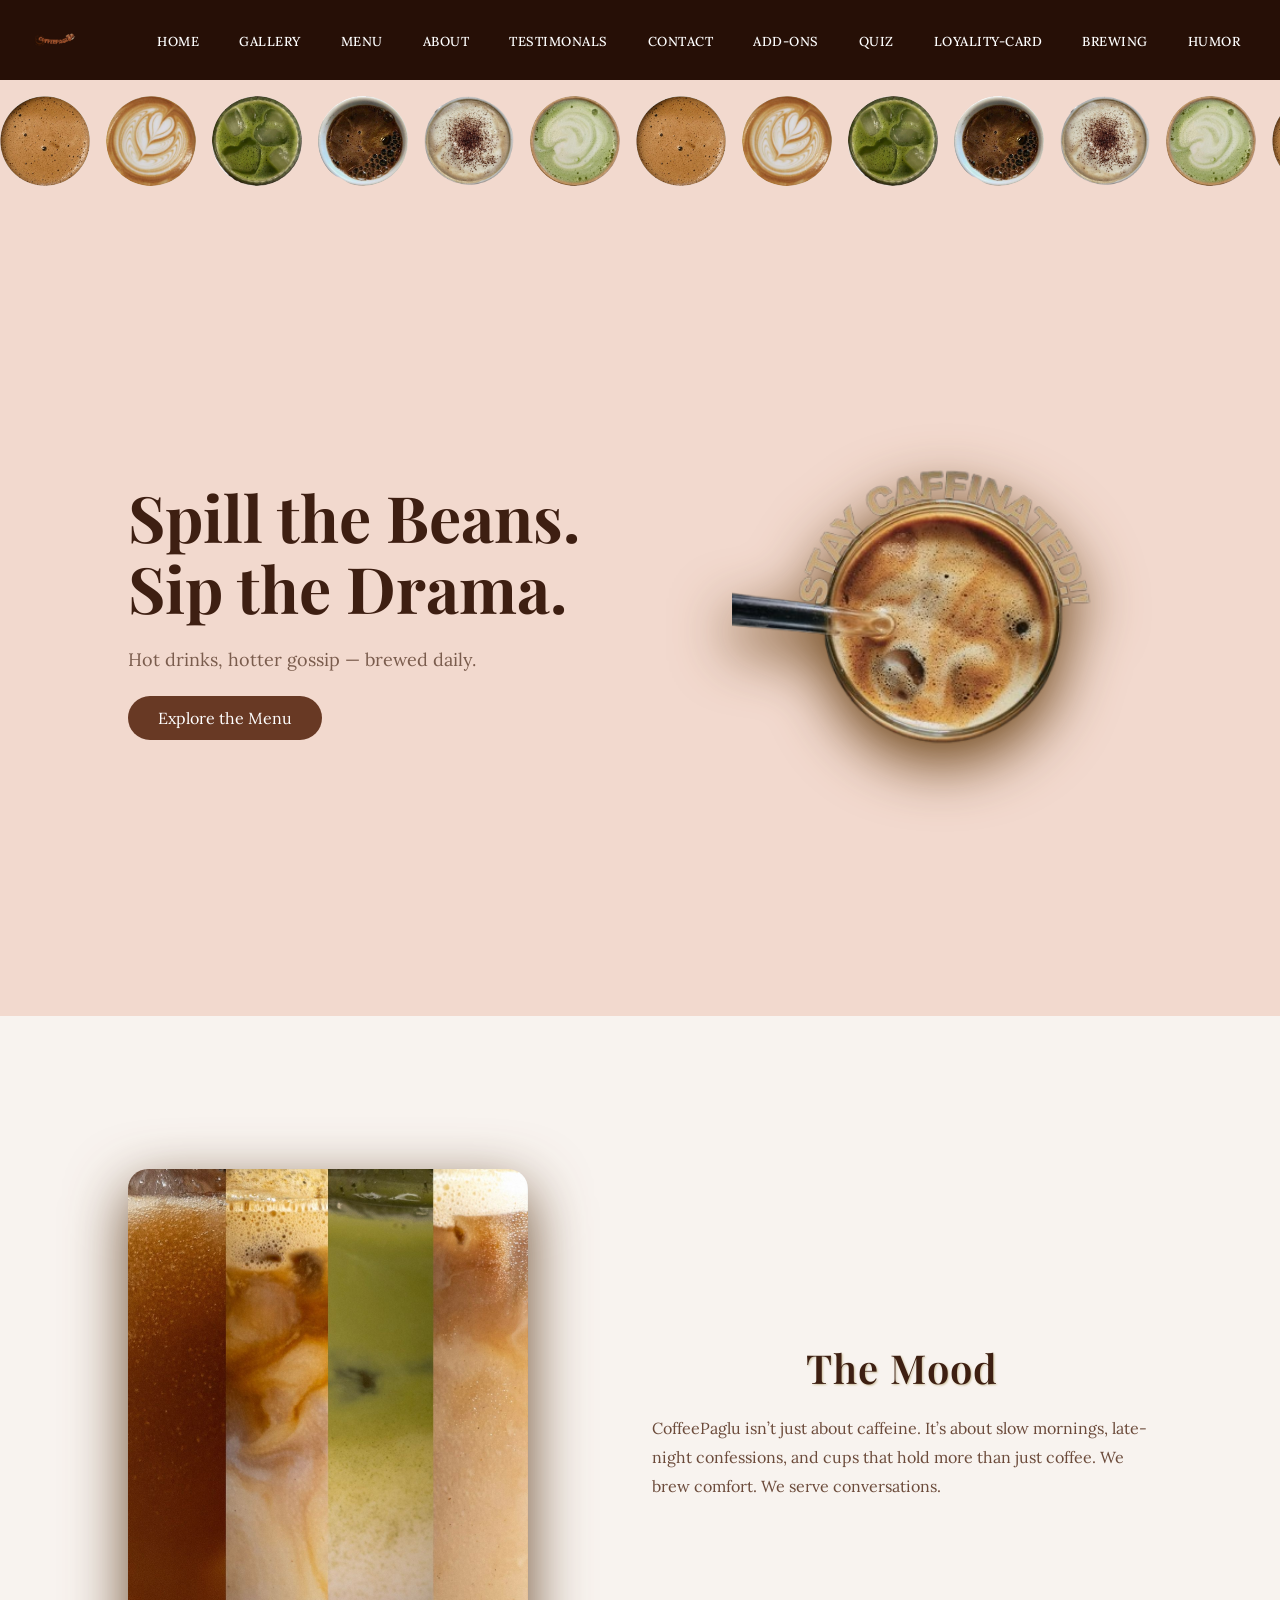
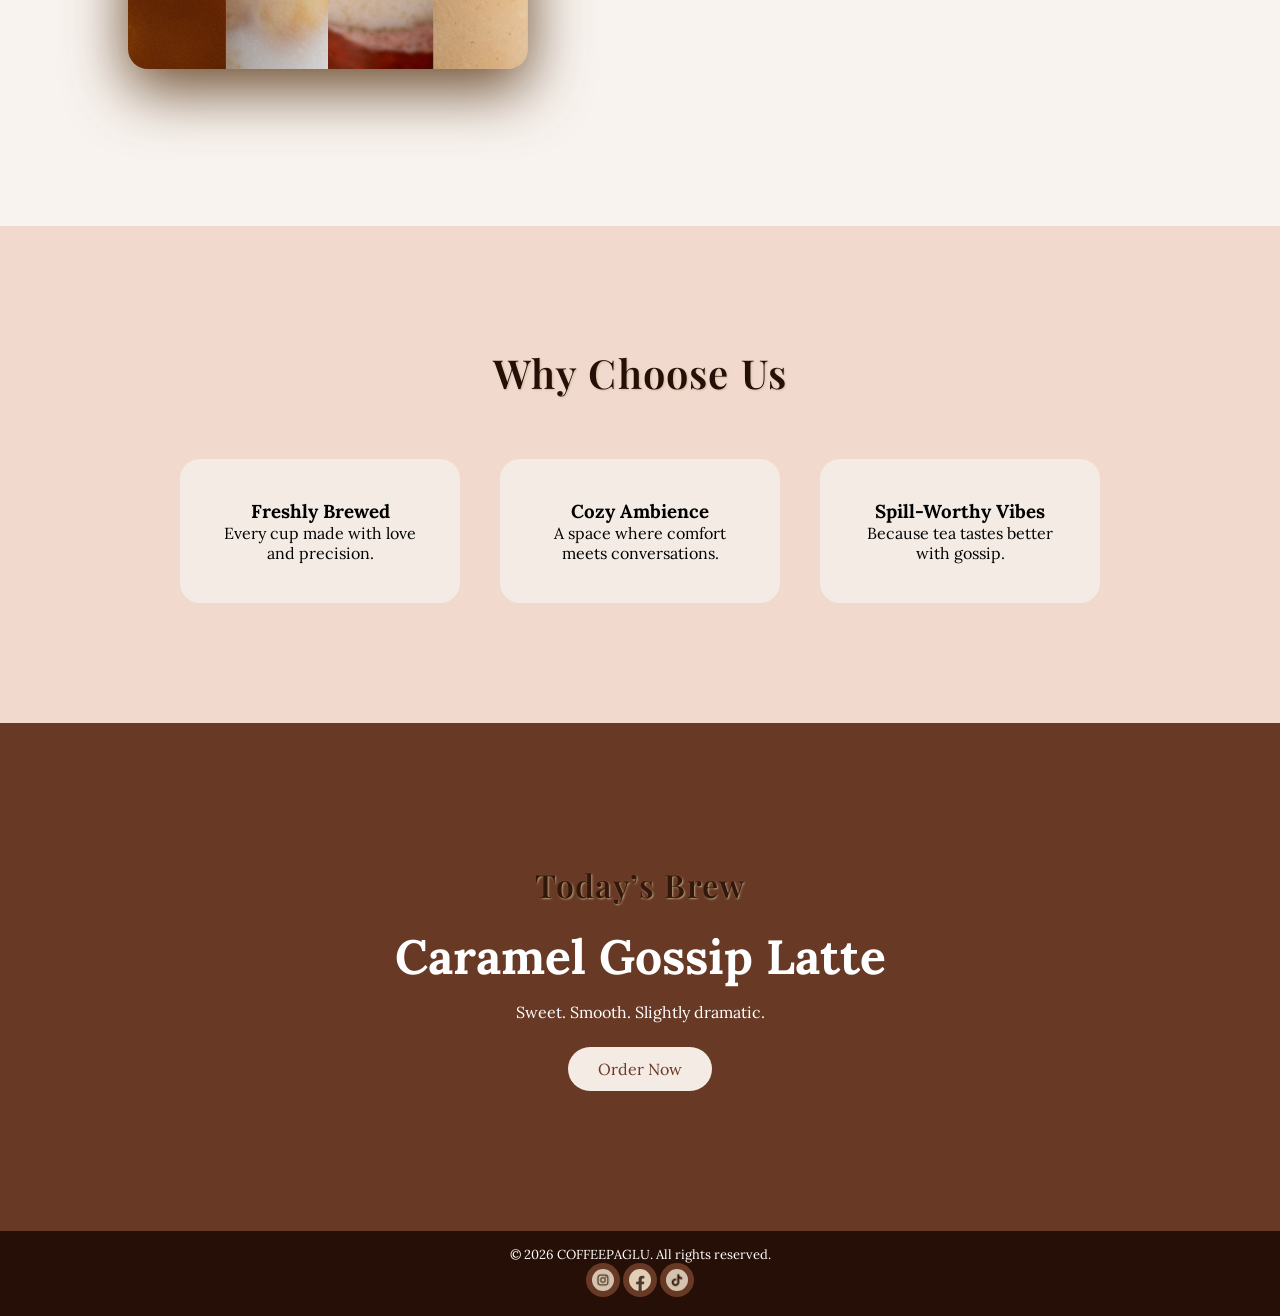
<file: index.html>
<!DOCTYPE html>
<html lang="en">
<head>
<meta charset="UTF-8">
<meta name="viewport" content="width=device-width, initial-scale=1.0">
<title>CoffeePaglu-Home</title> <link rel="stylesheet" href="css/style.css">
</head>
<body>

<header>
  <div class="navbar">
    <img src="imgs/logo.png" alt="Coffeepaglu Logo" class="logo">
    <nav>
  <ul class="nav-menu">
 <li><a href="index.html" class="nav-link">HOME</a></li>
        <li><a href="gallery.html" class="nav-link">GALLERY</a></li>
        <li><a href="menu.html" class="nav-link">MENU</a></li>
        <li><a href="about.html" class="nav-link">ABOUT</a></li>
        <li><a href="testimonals.html" class="nav-link">TESTIMONALS</a></li>
        <li><a href="contact.html" class="nav-link">CONTACT</a></li>
        <li><a href="add-ons.html" class="nav-link">ADD-ONS</a></li>
        <li><a href="quiz.html" class="nav-link">QUIZ</a></li> 
        <li><a href="loyality.html" class="nav-link">LOYALITY-CARD</a></li> 
        <li><a href="brewing.html" class="nav-link">BREWING</a></li> 
        <li><a href="coffee_humor_page.html" class="nav-link">HUMOR</a></li> 
</ul>           
</nav>
 </div>
</header>
<main>

<section class="marquee-section">
  <div class="marquee-wrapper">
    <div class="marquee-track">
      <a href="menu.html"><img src="imgs/coffee1.jpg"></a>
      <a href="menu.html"><img src="imgs/coffee2.jpg"></a>
      <a href="menu.html"><img src="imgs/matcha1.jpg"></a>
      <a href="menu.html"><img src="imgs/Mocha.png"></a>
      <a href="menu.html"><img src="imgs/white cappucino.png"></a>
      <a href="menu.html"><img src="imgs/matchalatte (1).png"></a>
      <a href="menu.html"><img src="imgs/coffee1.jpg"></a>
      <a href="menu.html"><img src="imgs/coffee2.jpg"></a>
      <a href="menu.html"><img src="imgs/matcha1.jpg"></a>
      <a href="menu.html"><img src="imgs/Mocha.png"></a>
      <a href="menu.html"><img src="imgs/white cappucino.png"></a>
      <a href="menu.html"><img src="imgs/matchalatte (1).png"></a>
      <a href="menu.html"><img src="imgs/coffee1.jpg"></a>
      <a href="menu.html"><img src="imgs/coffee2.jpg"></a>
      <a href="menu.html"><img src="imgs/matcha1.jpg"></a>
      <a href="menu.html"><img src="imgs/Mocha.png"></a>
      <a href="menu.html"><img src="imgs/white cappucino.png"></a>
      <a href="menu.html"><img src="imgs/matchalatte (1).png"></a>
      <a href="menu.html"><img src="imgs/coffee1.jpg"></a>
      <a href="menu.html"><img src="imgs/coffee2.jpg"></a>
      <a href="menu.html"><img src="imgs/matcha1.jpg"></a>
      <a href="menu.html"><img src="imgs/Mocha.png"></a>
      <a href="menu.html"><img src="imgs/white cappucino.png"></a>
      <a href="menu.html"><img src="imgs/matchalatte (1).png"></a>
    </div>
  </div>
</section>

  <!--Hero section-->
  <section class="hero">
  <div class="hero-content">
    <h1>
      Spill the Beans.<br>
      Sip the Drama.
    </h1>
    <p class="sub">
      Hot drinks, hotter gossip — brewed daily.
    </p>
    <a href="menu.html" class="hero-btn">Explore the Menu</a>
  </div>

  <div class="hero-img">
    <img src="imgs/h1.png" alt="Latte">
  </div>
</section>

<section class="mood">
  <div class="mood-img">
    <img src="imgs/mood.jpg" alt="Coffee Mood">
  </div>

  <div class="mood-text">
    <h2>The Mood</h2>
    <p>
      CoffeePaglu isn’t just about caffeine.
      It’s about slow mornings, late-night confessions,
      and cups that hold more than just coffee.
      We brew comfort. We serve conversations.
    </p>
  </div>
</section>

<section class="choose">
  <h2>Why Choose Us</h2>

  <div class="choose-grid">
    <div class="choose-card">
      <h3>Freshly Brewed</h3>
      <p>Every cup made with love and precision.</p>
    </div>

    <div class="choose-card">
      <h3>Cozy Ambience</h3>
      <p>A space where comfort meets conversations.</p>
    </div>

    <div class="choose-card">
      <h3>Spill-Worthy Vibes</h3>
      <p>Because tea tastes better with gossip.</p>
    </div>
  </div>
</section>

<section class="todays-brew">
  <div class="brew-content">
    <h2>Today’s Brew</h2>
    <h3>Caramel Gossip Latte</h3>
    <p>Sweet. Smooth. Slightly dramatic.</p>
    <a href="menu.html" class="brew-btn">Order Now</a>
  </div>
</section>

</body>
</html>

 <!-- ================= FOOTER ================= -->
<footer class="footer">
  <div class="container footer-container">
    <p>&copy; 2026 COFFEEPAGLU. All rights reserved.</p>
    <div class="social-icons">
      <a href="https://www.instagram.com/herjournls._?igsh=M2wwaDgxN3NqbGc0"><img src="imgs/insta.jpg" alt="Instagram"></a>
      <a href="#"><img src="imgs/fb.jpg" alt="Facebook"></a>
      <a href="#"><img src="imgs/tiktook.jpg" alt="TicTok"></a>
    </div>
      </div>
  </div>
</footer>
</main>
</body>
</html>
</file>
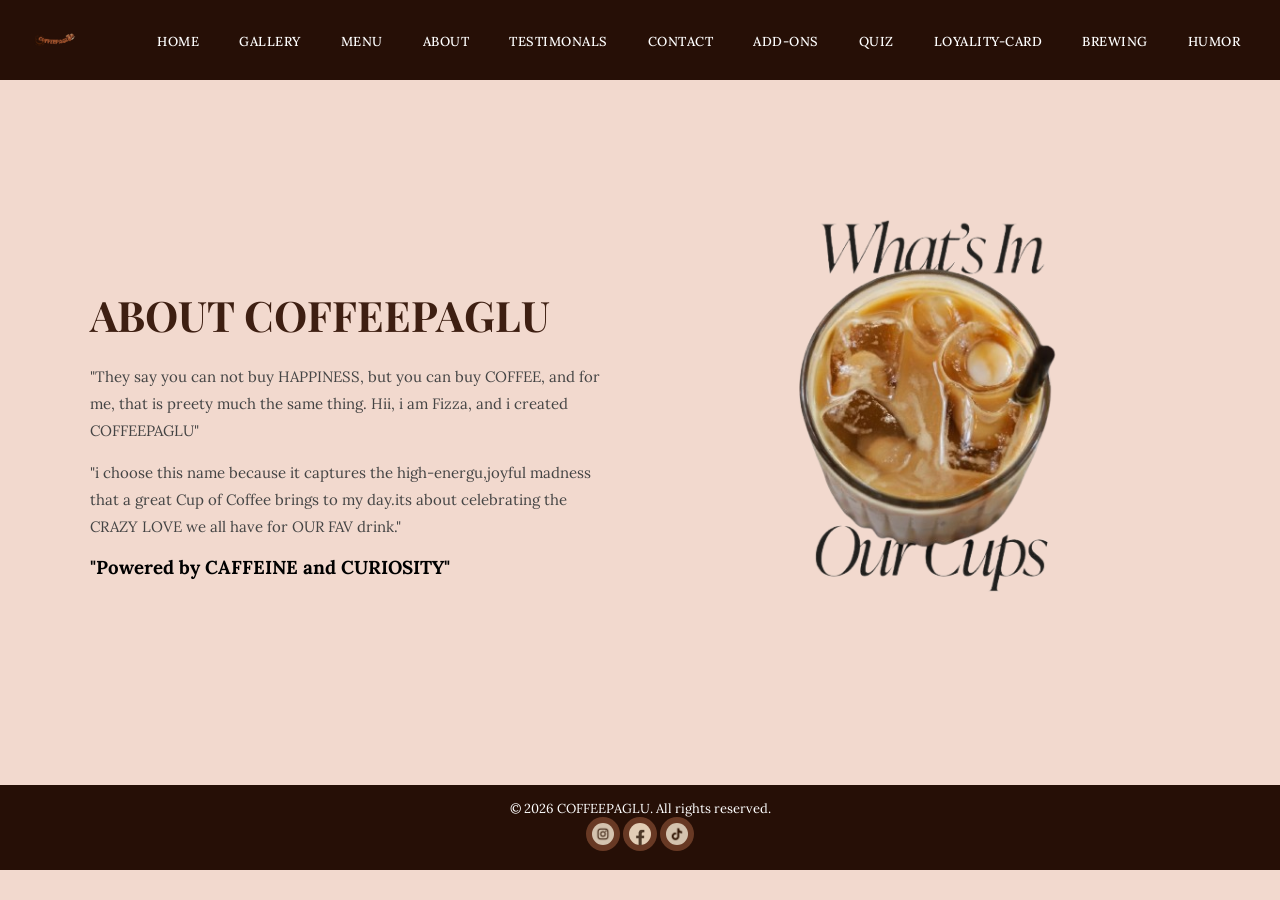
<file: about.html>
<!-- ================= ABOUT SECTION ================= -->
  <!DOCTYPE html>
<html lang="en">
<head>
<meta charset="UTF-8">
<meta name="viewport" content="width=device-width, initial-scale=1.0">
<title>CoffeePaglu-About</title>
</head>
<body>

<header>
  <div class="navbar">
    <img src="imgs/logo.png" alt="Coffeepaglu Logo" class="logo">

    <!-- Hamburger -->
    <div class="hamburger" id="hamburger">
      <span></span>
      <span></span>
      <span></span>
    </div>
    <nav>
  <ul class="nav-menu">
  <li><a href="index.html" class="nav-link">HOME</a></li>
        <li><a href="gallery.html" class="nav-link">GALLERY</a></li>
        <li><a href="menu.html" class="nav-link">MENU</a></li>
        <li><a href="about.html" class="nav-link">ABOUT</a></li>
        <li><a href="testimonals.html" class="nav-link">TESTIMONALS</a></li>
        <li><a href="contact.html" class="nav-link">CONTACT</a></li>
        <li><a href="add-ons.html" class="nav-link">ADD-ONS</a></li>
        <li><a href="quiz.html" class="nav-link">QUIZ</a></li> 
        <li><a href="loyality.html" class="nav-link">LOYALITY-CARD</a></li> 
        <li><a href="brewing.html" class="nav-link">BREWING</a></li> 
        <li><a href="coffee_humor_page.html" class="nav-link">HUMOR</a></li> 
</ul>           
</nav>
 </div>

<section class="about">

  <div class="about-container">

    <div class="about-text">
      
      <h1 class="about-title">ABOUT COFFEEPAGLU</h1>

      <p>
       "They say you can not buy HAPPINESS, but you can buy COFFEE, and for me, that is preety much the same thing.
       Hii, i am Fizza, and i created COFFEEPAGLU"
      </p>
      <p>
        "i choose this name because it captures the high-energu,joyful madness that a great Cup of Coffee brings to my day.its about celebrating the CRAZY LOVE we all have for OUR FAV drink."
      </p>

      <h3>
        "Powered by CAFFEINE and CURIOSITY"
      </h3>
    </div>

    <div class="about-img">
      <img src="imgs/about.png" alt="About Coffee Paglu">
    </div>

  </div>
</section>

 <!-- ================= FOOTER ================= -->
<footer class="footer">
  <div class="container footer-container">
    <p>&copy; 2026 COFFEEPAGLU. All rights reserved.</p>
    <div class="social-icons">
      <a href="https://www.instagram.com/mastigram._/"><img src="imgs/insta.jpg" alt="Instagram"></a>
      <a href="#"><img src="imgs/fb.jpg" alt="Facebook"></a>
      <a href="#"><img src="imgs/tiktook.jpg" alt="TicTok"></a>
    </div>
  </div>
</footer>

<link rel="stylesheet" href="css/style.css">
</file>
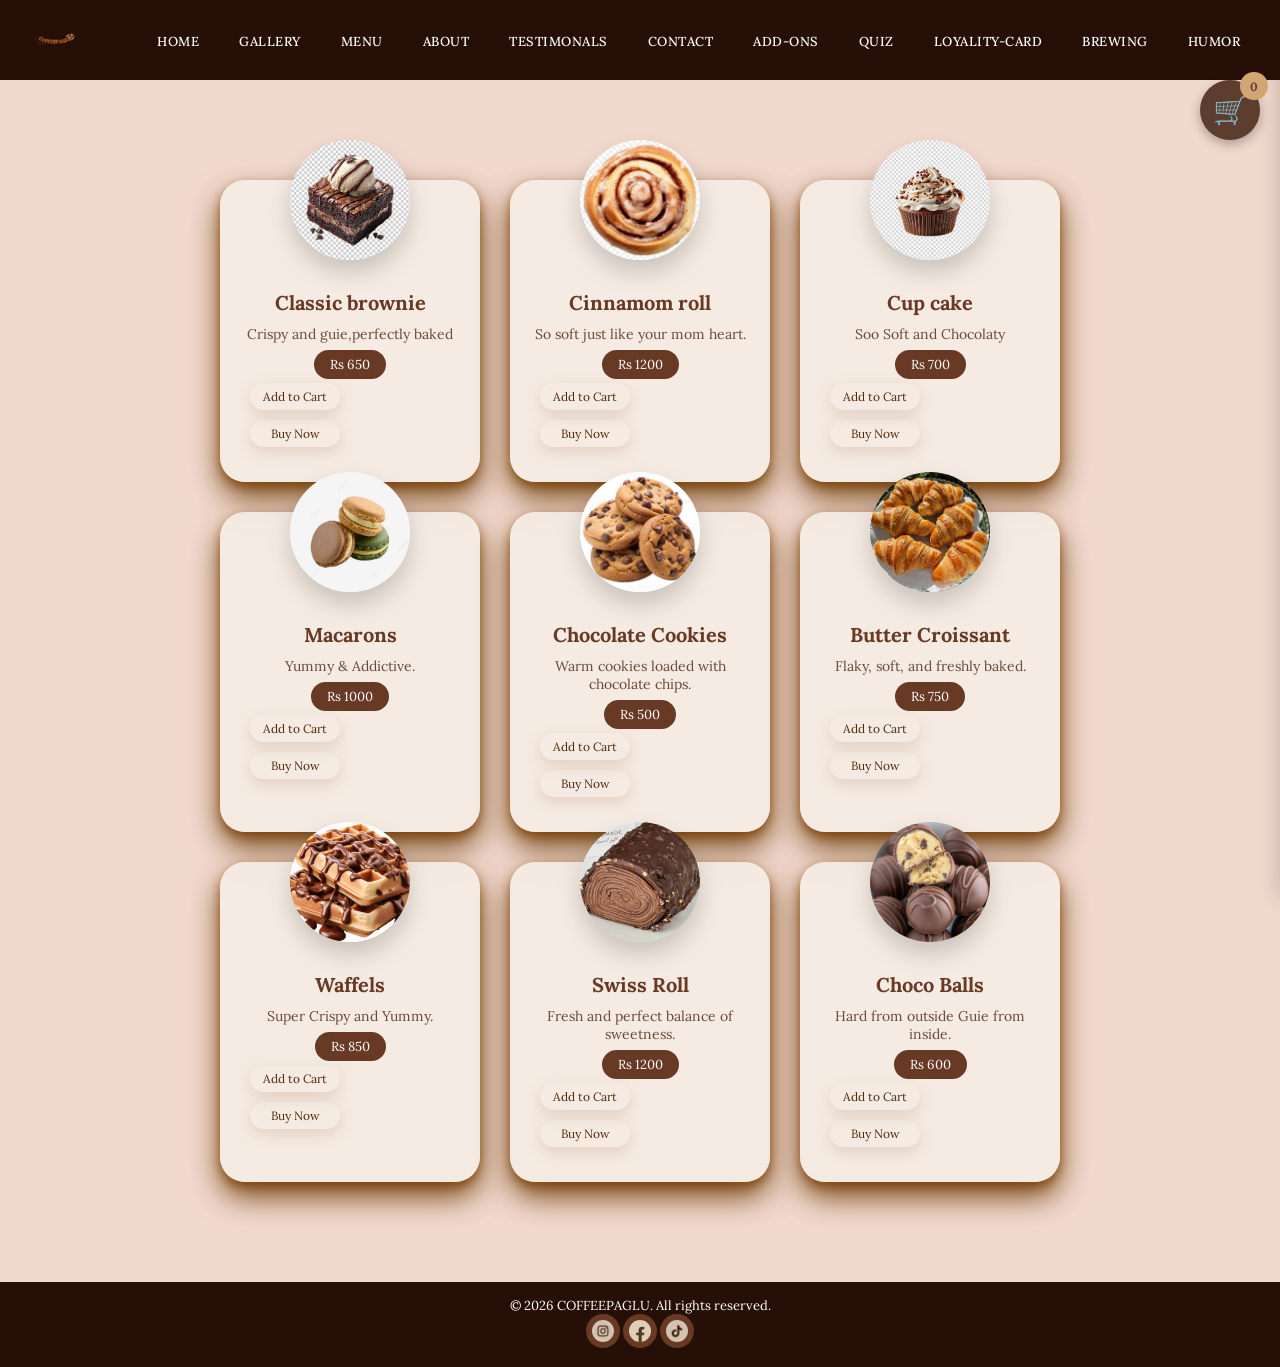
<file: add-ons.html>
<!DOCTYPE html>
<html lang="en">
<head>
<meta charset="UTF-8">
<meta name="viewport" content="width=device-width, initial-scale=1.0">
<title>CoffeePaglu-side dishes</title> <link rel="stylesheet" href="css/style.css">
</head>
<body>

<header>
  <div class="navbar">
    <img src="imgs/logo.png" alt="Coffeepaglu Logo" class="logo">
    <nav>
  <ul class="nav-menu">
<li><a href="index.html" class="nav-link">HOME</a></li>
        <li><a href="gallery.html" class="nav-link">GALLERY</a></li>
        <li><a href="menu.html" class="nav-link">MENU</a></li>
        <li><a href="about.html" class="nav-link">ABOUT</a></li>
        <li><a href="testimonals.html" class="nav-link">TESTIMONALS</a></li>
        <li><a href="contact.html" class="nav-link">CONTACT</a></li>
        <li><a href="add-ons.html" class="nav-link">ADD-ONS</a></li>
        <li><a href="quiz.html" class="nav-link">QUIZ</a></li> 
        <li><a href="loyality.html" class="nav-link">LOYALITY-CARD</a></li> 
        <li><a href="brewing.html" class="nav-link">BREWING</a></li> 
        <li><a href="coffee_humor_page.html" class="nav-link">HUMOR</a></li> 
</ul>           
</nav>
 </div>
 </header>

 <!-- ================= CART SIDEBAR ================= -->

<!-- Cart Icon Button -->
<div id="cartIcon" class="cart-icon">
  🛒
  <span class="cart-count" id="cartCount">0</span>
</div>

<div class="cart-sidebar" id="cartSidebar">
  <div class="cart-header">
    <h2>Your Cart</h2>
    <button class="close-cart" id="closeCart">&times;</button>
  </div>
  
  <div class="cart-items" id="cartItems">
    <div class="empty-cart">Your cart is empty</div>
  </div>

  <div class="cart-footer">
    <div class="cart-total">
      <span>Total:</span>
      <span id="cartTotal">Rs.0</span>
    </div>
    <button class="checkout-btn" id="checkoutBtn" disabled>Proceed to Checkout</button>
  </div>
</div>


<!-- ================= MENU SECTION ================= -->
<section class="side-menu">
  <div class="menu-container">

    <div class="menu-card">
  <div class="img-wrap">
    <img src="imgs/brownie.jpg" alt="Brownie">
  </div>
  <h3>Classic brownie</h3>
  <p>Crispy and guie,perfectly baked</p>
  <span class="price">Rs 650</span>
  <button class="add-cart" onclick="addToCart('Classic brownie', 650)">Add to Cart</button>
  <button class="buy-now" onclick="buyNow('Classic brownie', 650)">Buy Now</button>
</div>

<div class="menu-card">
      <div class="img-wrap">
        <img src="imgs/cinnamom roll.jpg" alt="Cinnamom roll">
      </div>
      <h3>Cinnamom roll</h3>
      <p>So soft just like your mom heart.</p>
      <span class="price">Rs 1200</span>
      <button class="add-cart"  onclick="addToCart('Cinnamom roll', 1200)">Add to Cart</button>
      <button class="buy-now" onclick="buyNow('Classic brownie', 1200)">Buy Now</button>
    </div>

    <div class="menu-card">
      <div class="img-wrap">
        <img src="imgs/cup cake.jpg" alt="Cup Cake">
      </div>
      <h3>Cup cake</h3>
      <p>Soo Soft and Chocolaty</p>
      <span class="price">Rs 700</span>
      <button class="add-cart"  onclick="addToCart('Cup cake', 700)">Add to Cart</button>
      <button class="buy-now" onclick="buyNow('Classic brownie', 700)">Buy Now</button>
    </div>

    <div class="menu-card">
      <div class="img-wrap">
        <img src="imgs/macrons.jpg" alt="Macarons">
      </div>
      <h3>Macarons</h3>
      <p>Yummy & Addictive.</p>
      <span class="price">Rs 1000 </span>
      <button class="add-cart"  onclick="addToCart('Macarons', 1000)">Add to Cart</button>
      <button class="buy-now" onclick="buyNow('Macarons', 1000)">Buy Now</button>
    </div>

    <div class="menu-card">
      <div class="img-wrap">
        <img src="imgs/cookies.jpg" alt="Cookies">
      </div>
      <h3>Chocolate Cookies</h3>
      <p>Warm cookies loaded with chocolate chips.</p>
      <span class="price">Rs 500</span>
      <button class="add-cart"  onclick="addToCart('Chocolate Cookies', 500)">Add to Cart</button>
      <button class="buy-now" onclick="buyNow('Chocolate Cookies', 500)">Buy Now</button>
    </div>

    <div class="menu-card">
      <div class="img-wrap">
        <img src="imgs/croisant.jpg" alt="Croissant">
      </div>
      <h3>Butter Croissant</h3>
      <p>Flaky, soft, and freshly baked.</p>
      <span class="price">Rs 750</span>
      <button class="add-cart"  onclick="addToCart('Butter Croissant', 750)">Add to Cart</button>
      <button class="buy-now" onclick="buyNow('Butter Croissant', 750)">Buy Now</button>
    </div>

    <div class="menu-card">
      <div class="img-wrap">
        <img src="imgs/waffles.jpg" alt="Waffels">
      </div>
      <h3>Waffels</h3>
      <p>Super Crispy and Yummy.</p>
      <span class="price">Rs 850</span>
      <button class="add-cart"  onclick="addToCart('Waffels', 850)">Add to Cart</button>
      <button class="buy-now" onclick="buyNow('Waffels', 850)">Buy Now</button>
    </div>

    <div class="menu-card">
      <div class="img-wrap">
        <img src="imgs/swiss roll.jpg" alt="Swiss roll">
      </div>
      <h3>Swiss Roll</h3>
      <p>Fresh and perfect balance of sweetness.</p>
      <span class="price">Rs 1200</span>
      <button class="add-cart"  onclick="addToCart('Swiss Roll', 1200)">Add to Cart</button>
      <button class="buy-now" onclick="buyNow('Swiss Roll', 1200)">Buy Now</button>
    </div>

    <div class="menu-card">
      <div class="img-wrap">
        <img src="imgs/choco balls.jpg" alt="Choco balls">
      </div>
      <h3>Choco Balls</h3>
      <p>Hard from outside Guie from inside.</p>
      <span class="price">Rs 600</span>
      <button class="add-cart"  onclick="addToCart('Choco Balls', 600)">Add to Cart</button>
      <button class="buy-now" onclick="buyNow('Choco Balls', 600)">Buy Now</button>
    </div>

  </div>

</section>
<div class="modal" id="checkoutModal">
  <div class="modal-content">
    <button class="close-modal" onclick="closeCheckoutModal()">&times;</button>
    <div class="modal-header">Complete Your Order</div>
    
    <form id="checkoutForm">
      <div class="form-group">
        <label for="customerName">Full Name *</label>
        <input type="text" id="customerName" required placeholder="Enter your name">
      </div>

      <div class="form-group">
        <label for="customerPhone">Phone Number *</label>
        <input type="tel" id="customerPhone" required placeholder="Enter your phone number">
      </div>

      <div class="form-group">
        <label for="customerEmail">Email</label>
        <input type="email" id="customerEmail" placeholder="Enter your email (optional)">
      </div>

      <div class="form-group">
        <label for="customerAddress">Delivery Address *</label>
        <textarea id="customerAddress" required placeholder="Enter your delivery address"></textarea>
      </div>

      <div class="form-group">
        <label>Order Summary</label>
        <div id="orderSummary" style="background: #f5f1ed; padding: 12px; border-radius: 6px; margin-top: 8px;">
        </div>
      </div>

      <div class="modal-buttons">
        <button type="button" class="modal-btn modal-btn-cancel" onclick="closeCheckoutModal()">Cancel</button>
        <button type="submit" class="modal-btn modal-btn-submit">Place Order</button>
      </div>
      </form>
  </div>
</div>
<script>
// ================= CART MANAGEMENT ================= 
// Initialize cart from localStorage
let cart = JSON.parse(localStorage.getItem('coffeePagluCart')) || [];

// Load cart on page load
document.addEventListener('DOMContentLoaded', function() {
  updateCartUI();
  
  // Cart icon click - toggle sidebar
  document.getElementById('cartIcon').addEventListener('click', function() {
    document.getElementById('cartSidebar').classList.toggle('active');
  });

  // Close cart button
  document.getElementById('closeCart').addEventListener('click', function() {
    document.getElementById('cartSidebar').classList.remove('active');
  });

  // Checkout button
  document.getElementById('checkoutBtn').addEventListener('click', openCheckoutModal);

  // Checkout form submission
  document.getElementById('checkoutForm').addEventListener('submit', submitOrder);
});

// Add item to cart
function addToCart(itemName, price) {
  const existingItem = cart.find(item => item.name === itemName);
  if (existingItem) {
    existingItem.quantity += 1;
  } else {
    cart.push({ name: itemName, price: price, quantity: 1 });
  }
  saveCart();
  updateCartUI();
  showNotification(`${itemName} added to cart!`);
}

// Buy now (replace cart with one item and open checkout)
function buyNow(itemName, price) {
  cart = [{ name: itemName, price: price, quantity: 1 }];
  saveCart();
  updateCartUI();
  openCheckoutModal();
}

// Save cart to localStorage
function saveCart() {
  localStorage.setItem('coffeePagluCart', JSON.stringify(cart));
}

// Update cart UI
function updateCartUI() {
  const cartItemsContainer = document.getElementById('cartItems');
  const cartCount = document.getElementById('cartCount');
  const cartTotal = document.getElementById('cartTotal');
  const checkoutBtn = document.getElementById('checkoutBtn');

  const totalItems = cart.reduce((sum, item) => sum + item.quantity, 0);
  cartCount.textContent = totalItems;

  checkoutBtn.disabled = cart.length === 0;

  if (cart.length === 0) {
    cartItemsContainer.innerHTML = '<div class="empty-cart">Your cart is empty</div>';
    cartTotal.textContent = 'Rs.0';
    return;
  }

  cartItemsContainer.innerHTML = cart.map((item, index) => `
    <div class="cart-item">
      <div class="cart-item-header">
        <span class="cart-item-name">${item.name}</span>
        <button class="cart-item-remove" onclick="removeFromCart(${index})" aria-label="Remove ${item.name}">&times;</button>
      </div>
      <div class="cart-item-price">Rs.${item.price.toFixed(2)}</div>
      <div class="cart-item-quantity">
        <button class="qty-btn" onclick="decreaseQuantity(${index})" aria-label="Decrease quantity of ${item.name}">−</button>
        <span class="qty-display">${item.quantity}</span>
        <button class="qty-btn" onclick="increaseQuantity(${index})" aria-label="Increase quantity of ${item.name}">+</button>
      </div>
    </div>
  `).join('');

  const total = cart.reduce((sum, item) => sum + (item.price * item.quantity), 0);
  cartTotal.textContent = `Rs.${total.toFixed(2)}`;
}

// Remove item from cart
function removeFromCart(index) {
  if (index >= 0 && index < cart.length) {
    cart.splice(index, 1);
    saveCart();
    updateCartUI();
  }
}

// Increase quantity
function increaseQuantity(index) {
  if (cart[index]) {
    cart[index].quantity += 1;
    saveCart();
    updateCartUI();
  }
}

// Decrease quantity
function decreaseQuantity(index) {
  if (cart[index]) {
    if (cart[index].quantity > 1) {
      cart[index].quantity -= 1;
    } else {
      cart.splice(index, 1);
    }
    saveCart();
    updateCartUI();
  }
}

// Open checkout modal
function openCheckoutModal() {
  if (cart.length === 0) {
    alert('Your cart is empty!');
    return;
  }

  const total = cart.reduce((sum, item) => sum + (item.price * item.quantity), 0);
  const summary = cart.map(item => `${item.name} x${item.quantity} = Rs.${(item.price * item.quantity).toFixed(2)}`).join('<br>');

  document.getElementById('orderSummary').innerHTML = `
    ${summary}<br><br>
    <strong>Total: Rs.${total.toFixed(2)}</strong>
  `;

  document.getElementById('checkoutModal').classList.add('active');
}

// Close checkout modal
function closeCheckoutModal() {
  document.getElementById('checkoutModal').classList.remove('active');
  document.getElementById('checkoutForm').reset();
}

// Submit order form
function submitOrder(e) {
  e.preventDefault();

  const name = document.getElementById('customerName').value.trim();
  const phone = document.getElementById('customerPhone').value.trim();
  const email = document.getElementById('customerEmail').value.trim();
  const address = document.getElementById('customerAddress').value.trim();

  if (!name || !phone || !email || !address) {
    alert('Please fill all the fields.');
    return;
  }

  const orderDetails = {
    name,
    phone,
    email,
    address,
    items: cart,
    total: cart.reduce((sum, item) => sum + (item.price * item.quantity), 0),
    orderDate: new Date().toLocaleString()
  };

  let orders = JSON.parse(localStorage.getItem('coffeePagluOrders')) || [];
  orders.push(orderDetails);
  localStorage.setItem('coffeePagluOrders', JSON.stringify(orders));

  showOrderSuccess(orderDetails);

  cart = [];
  saveCart();
  updateCartUI();

  closeCheckoutModal();
  document.getElementById('cartSidebar').classList.remove('active');
}

// Show order success message
function showOrderSuccess(order) {
  const modal = document.getElementById('checkoutModal');
  const content = modal.querySelector('.modal-content');

  const successHTML = `
    <div class="success-message">
      <div class="success-icon">✓</div>
      <h2>Order Placed Successfully!</h2>
      <p><strong>Order ID:</strong> #${Math.random().toString(36).substr(2, 9).toUpperCase()}</p>
      <p><strong>Name:</strong> ${order.name}</p>
      <p><strong>Phone:</strong> ${order.phone}</p>
      <p><strong>Total Amount:</strong> Rs.${order.total.toFixed(2)}</p>
      <p style="margin-top: 20px; font-size: 14px; color: #666;">
        Your order has been saved. We will contact you shortly to confirm delivery details.
      </p>
      <button class="modal-btn modal-btn-submit" style="margin-top: 20px;" onclick="closeCheckoutModal()">
        Continue Shopping
      </button>
    </div>
  `;

  const originalContent = content.innerHTML;
  content.innerHTML = successHTML;

  // Restore original content after 5 seconds
  setTimeout(() => {
    content.innerHTML = originalContent;
  }, 5000);
}

// Show temporary notification
function showNotification(message) {
  const notification = document.createElement('div');
  notification.style.cssText = `
    position: fixed;
    top: 100px;
    right: 20px;
    background: #27ae60;
    color: white;
    padding: 16px 20px;
    border-radius: 6px;
    box-shadow: 0 4px 12px rgba(0, 0, 0, 0.15);
    z-index: 103;
    animation: slideInRight 0.3s ease;
    font-weight: bold;
  `;
  notification.textContent = message;
  document.body.appendChild(notification);

  setTimeout(() => {
    notification.style.animation = 'slideOutRight 0.3s ease';
    setTimeout(() => notification.remove(), 300);
  }, 3000);
}

// Add notification keyframe animations
const style = document.createElement('style');
style.textContent = `
  @keyframes slideInRight {
    from { transform: translateX(400px); opacity: 0; }
    to { transform: translateX(0); opacity: 1; }
  }
  @keyframes slideOutRight {
    from { transform: translateX(0); opacity: 1; }
    to { transform: translateX(400px); opacity: 0; }
  }
`;
document.head.appendChild(style);
</script>
<!-- ================= FOOTER ================= -->
<footer class="footer">
  <div class="container footer-container">
    <p>&copy; 2026 COFFEEPAGLU. All rights reserved.</p>
    <div class="social-icons">
      <a href="https://www.instagram.com/mastigram._/"><img src="imgs/insta.jpg" alt="Instagram"></a>
      <a href="#"><img src="imgs/fb.jpg" alt="Facebook"></a>
      <a href="#"><img src="imgs/tiktook.jpg" alt="TicTok"></a>
    </div>
  </div>
</footer>

<link rel="stylesheet" href="css/style.css">
</file>
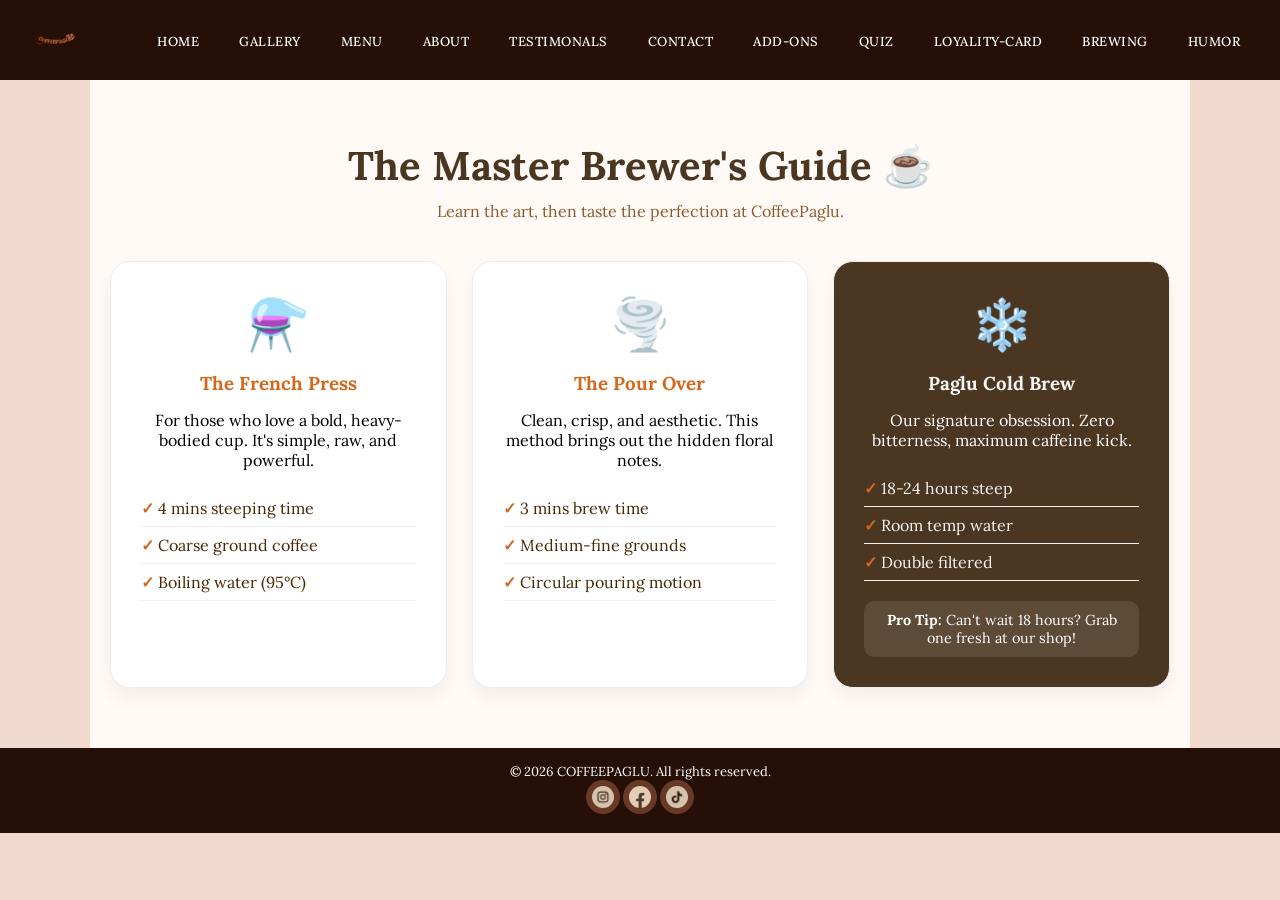
<file: brewing.html>
<!DOCTYPE html>
<html lang="en">
<head>
<meta charset="UTF-8">
<meta name="viewport" content="width=device-width, initial-scale=1.0">
<title>CoffeePaglu-brewing</title>
<link rel="stylesheet" href="css/style.css">
</head>
<body>

<header>
  <div class="navbar">
    <img src="imgs/logo.png" alt="Coffeepaglu Logo" class="logo">
    <nav>

<!-- Hamburger Menu Button -->
    <button class="hamburger" id="hamburgerBtn">
      <span></span>
      <span></span>
      <span></span>
    </button>
    

      <ul class="nav-menu">
       <li><a href="index.html" class="nav-link">HOME</a></li>
        <li><a href="gallery.html" class="nav-link">GALLERY</a></li>
        <li><a href="menu.html" class="nav-link">MENU</a></li>
        <li><a href="about.html" class="nav-link">ABOUT</a></li>
        <li><a href="testimonals.html" class="nav-link">TESTIMONALS</a></li>
        <li><a href="contact.html" class="nav-link">CONTACT</a></li>
        <li><a href="add-ons.html" class="nav-link">ADD-ONS</a></li>
        <li><a href="quiz.html" class="nav-link">QUIZ</a></li> 
        <li><a href="loyality.html" class="nav-link">LOYALITY-CARD</a></li> 
        <li><a href="brewing.html" class="nav-link">BREWING</a></li> 
        <li><a href="coffee_humor_page.html" class="nav-link">HUMOR</a></li> 
      </ul> 
      </nav>
    <!-- Cart Icon Button -->
    
  </div>
    </nav>
    </div>
    </header>
<section class="brew-container">
    <h1 class="main-title">The Master Brewer's Guide ☕</h1>
    <p class="subtitle">Learn the art, then taste the perfection at CoffeePaglu.</p>

    <div class="brew-grid">
        <!-- Method 1 -->
        <div class="brew-card">
            <div class="brew-icon">⚗️</div>
            <h3>The French Press</h3>
            <p>For those who love a bold, heavy-bodied cup. It's simple, raw, and powerful.</p>
            <ul class="steps">
                <li>4 mins steeping time</li>
                <li>Coarse ground coffee</li>
                <li>Boiling water (95°C)</li>
            </ul>
        </div>

        <!-- Method 2 -->
        <div class="brew-card">
            <div class="brew-icon">🌪️</div>
            <h3>The Pour Over</h3>
            <p>Clean, crisp, and aesthetic. This method brings out the hidden floral notes.</p>
            <ul class="steps">
                <li>3 mins brew time</li>
                <li>Medium-fine grounds</li>
                <li>Circular pouring motion</li>
            </ul>
        </div>

        <!-- Method 3 -->
        <div class="brew-card featured">
            <div class="brew-icon">❄️</div>
            <h3>Paglu Cold Brew</h3>
            <p>Our signature obsession. Zero bitterness, maximum caffeine kick.</p>
            <ul class="steps">
                <li>18-24 hours steep</li>
                <li>Room temp water</li>
                <li>Double filtered</li>
            </ul>
            <p class="pro-tip"><strong>Pro Tip:</strong> Can't wait 18 hours? Grab one fresh at our shop!</p>
        </div>
    </div>
</section>

<!-- ================= FOOTER ================= -->
<footer class="footer">
  <div class="container footer-container">
    <p>&copy; 2026 COFFEEPAGLU. All rights reserved.</p>
    <div class="social-icons">
      <a href="https://www.instagram.com/mastigram._/"><img src="imgs/insta.jpg" alt="Instagram"></a>
      <a href="#"><img src="imgs/fb.jpg" alt="Facebook"></a>
      <a href="#"><img src="imgs/tiktook.jpg" alt="TicTok"></a>
    </div>
  </div>
</footer>
</body>
</html>

<link rel="stylesheet" href="css/style.css">
</file>
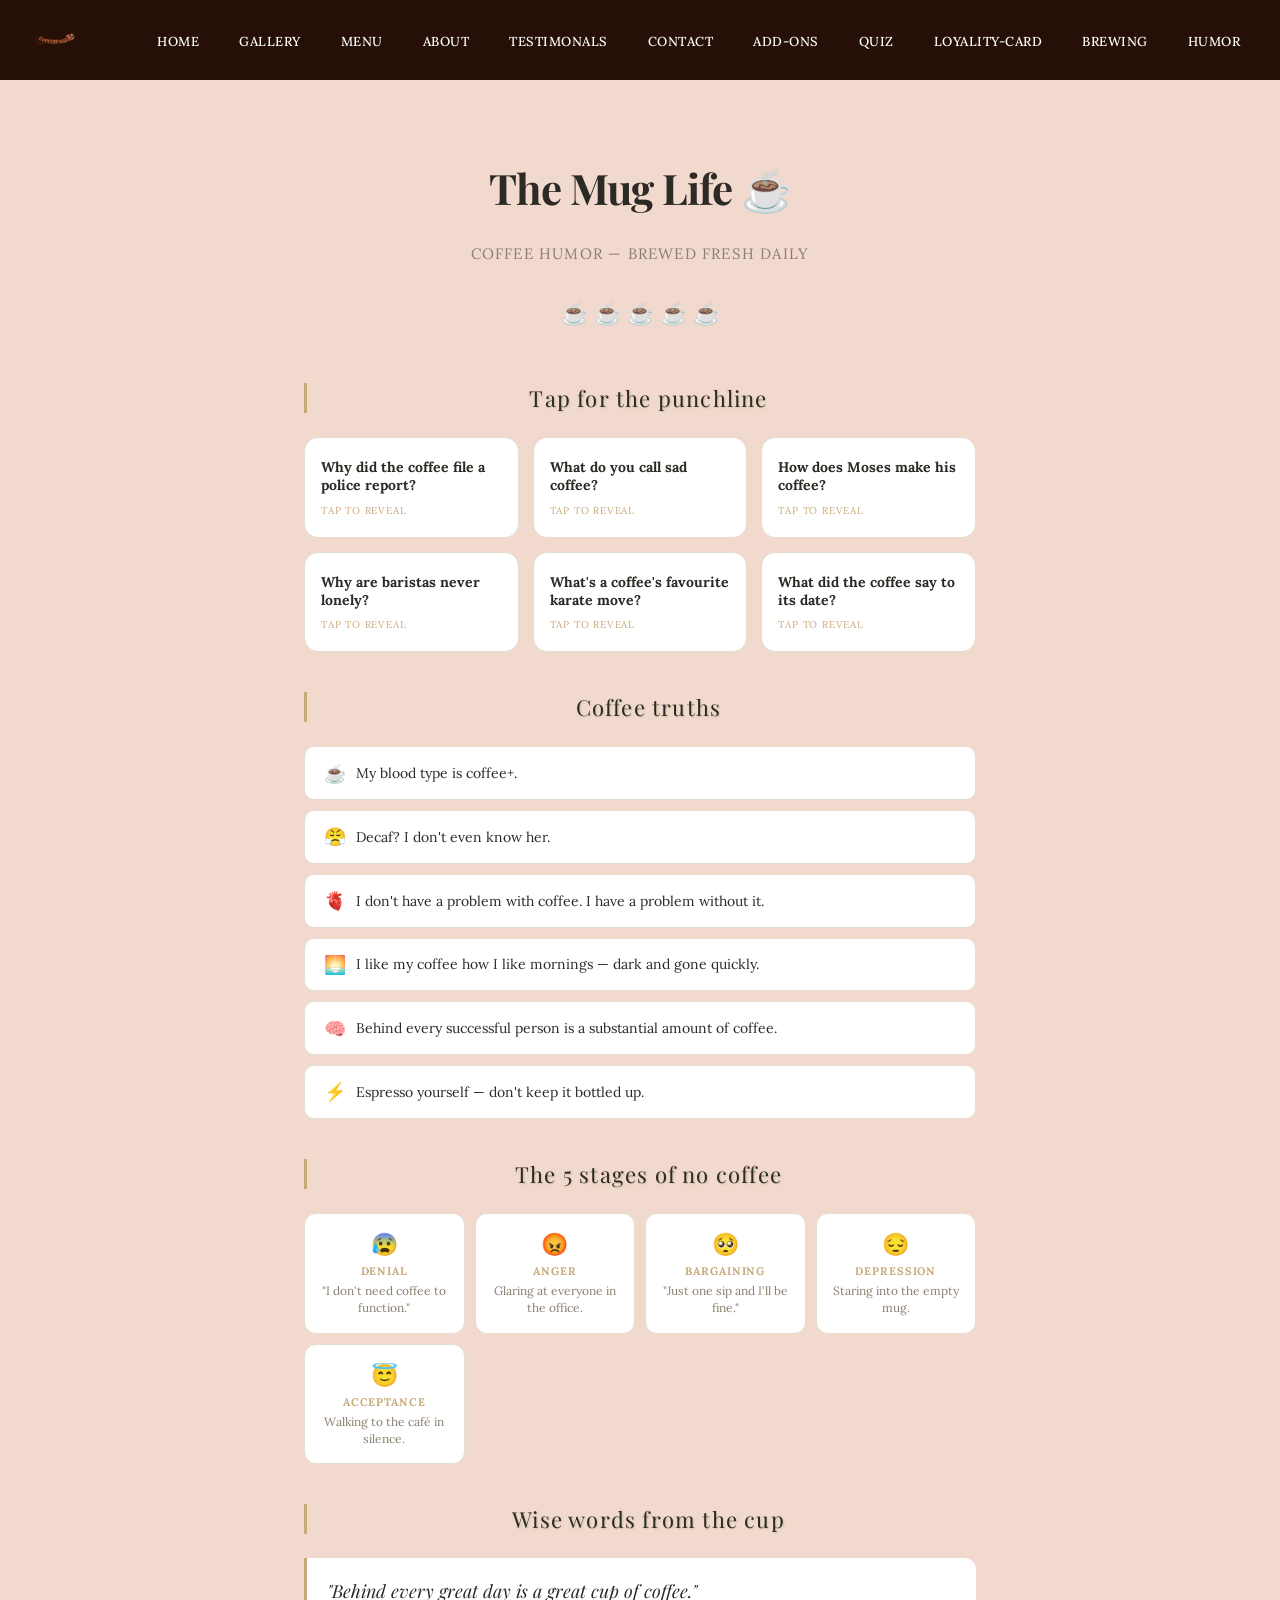
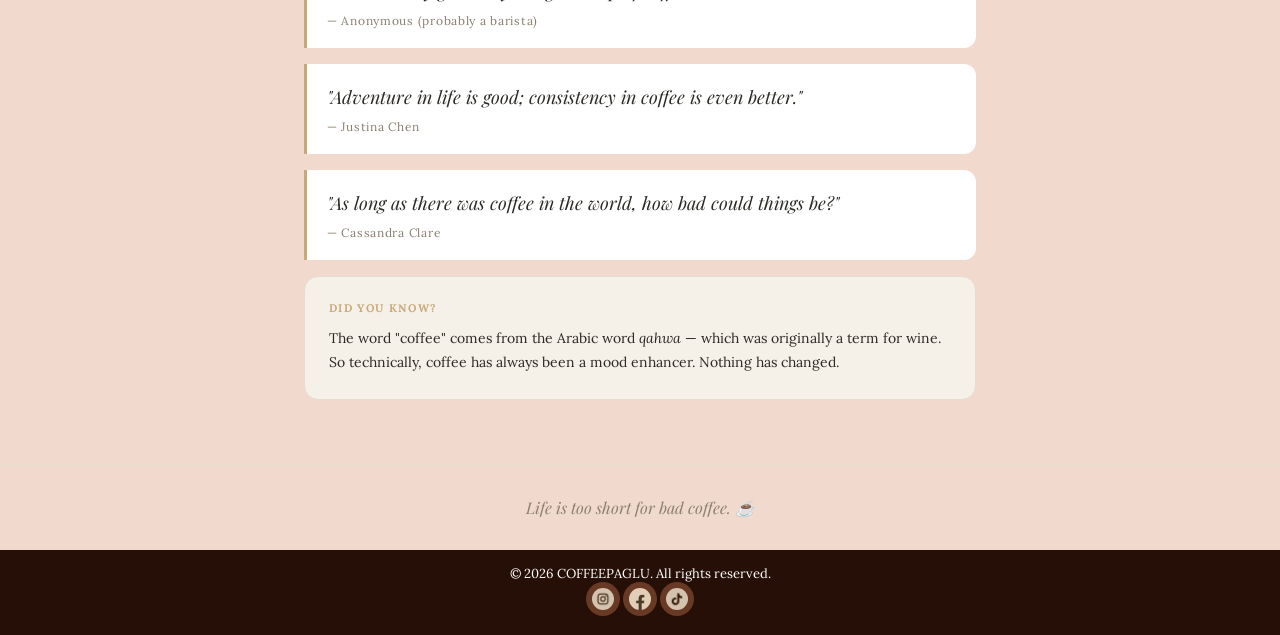
<file: coffee_humor_page.html>
<!DOCTYPE html>
<html lang="en">
<head>
<meta charset="UTF-8">
<meta name="viewport" content="width=device-width, initial-scale=1.0">
<title>CoffeePaglu-humor</title>
<link rel="stylesheet" href="css/style.css">
</head>
<body>

<header>
  <div class="navbar">
    <img src="imgs/logo.png" alt="Coffeepaglu Logo" class="logo">
    <nav>

<!-- Hamburger Menu Button -->
    <button class="hamburger" id="hamburgerBtn">
      <span></span>
      <span></span>
      <span></span>
    </button>
    

      <ul class="nav-menu">
        <li><a href="index.html" class="nav-link">HOME</a></li>
        <li><a href="gallery.html" class="nav-link">GALLERY</a></li>
        <li><a href="menu.html" class="nav-link">MENU</a></li>
        <li><a href="about.html" class="nav-link">ABOUT</a></li>
        <li><a href="testimonals.html" class="nav-link">TESTIMONALS</a></li>
        <li><a href="contact.html" class="nav-link">CONTACT</a></li>
        <li><a href="add-ons.html" class="nav-link">ADD-ONS</a></li>
        <li><a href="quiz.html" class="nav-link">QUIZ</a></li> 
        <li><a href="loyality.html" class="nav-link">LOYALITY-CARD</a></li> 
        <li><a href="brewing.html" class="nav-link">BREWING</a></li> 
        <li><a href="coffee_humor_page.html" class="nav-link">HUMOR</a></li> 
      </ul> 
      </nav>
    <!-- Cart Icon Button -->
    
  </div>
    </nav>
    </div>
    </header>


  
    <h1 class="tml">The Mug Life &#9749;</h1>
    <br ><p class="ch">Coffee Humor &mdash; Brewed Fresh Daily</p> <br>
    <div class="bean-strip">
      &#9749; &#9749; &#9749; &#9749; &#9749;
    </div>
 

    <section class="cofee humor-section">

<div class="section">

  <h2 class="section-title">Tap for the punchline</h2>
  <div class="joke-grid">
    <div class="joke-card" onclick="this.classList.toggle('revealed')">
      <p class="q">Why did the coffee file a police report?</p>
      <p class="punchline">Because it got mugged!</p>
      <p class="tap-hint">Tap to reveal</p>
    </div>
    <div class="joke-card" onclick="this.classList.toggle('revealed')">
      <p class="q">What do you call sad coffee?</p>
      <p class="punchline">Depresso.</p>
      <p class="tap-hint">Tap to reveal</p>
    </div>
    <div class="joke-card" onclick="this.classList.toggle('revealed')">
      <p class="q">How does Moses make his coffee?</p>
      <p class="punchline">Hebrews it.</p>
      <p class="tap-hint">Tap to reveal</p>
    </div>
    <div class="joke-card" onclick="this.classList.toggle('revealed')">
      <p class="q">Why are baristas never lonely?</p>
      <p class="punchline">Because they always espresso themselves.</p>
      <p class="tap-hint">Tap to reveal</p>
    </div>
    <div class="joke-card" onclick="this.classList.toggle('revealed')">
      <p class="q">What's a coffee's favourite karate move?</p>
      <p class="punchline">The muay-cha!</p>
      <p class="tap-hint">Tap to reveal</p>
    </div>
    <div class="joke-card" onclick="this.classList.toggle('revealed')">
      <p class="q">What did the coffee say to its date?</p>
      <p class="punchline">I like you a latte.</p>
      <p class="tap-hint">Tap to reveal</p>
    </div>
  </div>

  <h2 class="section-title">Coffee truths</h2>
  <ul class="pun-list">
    <li><span class="ico">☕</span> My blood type is coffee+.</li>
    <li><span class="ico">😤</span> Decaf? I don't even know her.</li>
    <li><span class="ico">🫀</span> I don't have a problem with coffee. I have a problem without it.</li>
    <li><span class="ico">🌅</span> I like my coffee how I like mornings — dark and gone quickly.</li>
    <li><span class="ico">🧠</span> Behind every successful person is a substantial amount of coffee.</li>
    <li><span class="ico">⚡</span> Espresso yourself — don't keep it bottled up.</li>
  </ul>

  <h2 class="section-title">The 5 stages of no coffee</h2>
  <div class="stages">
    <div class="stage-card">
      <div class="num">😰</div>
      <div class="label">Denial</div>
      <div class="desc">"I don't need coffee to function."</div>
    </div>
    <div class="stage-card">
      <div class="num">😡</div>
      <div class="label">Anger</div>
      <div class="desc">Glaring at everyone in the office.</div>
    </div>
    <div class="stage-card">
      <div class="num">🥺</div>
      <div class="label">Bargaining</div>
      <div class="desc">"Just one sip and I'll be fine."</div>
    </div>
    <div class="stage-card">
      <div class="num">😔</div>
      <div class="label">Depression</div>
      <div class="desc">Staring into the empty mug.</div>
    </div>
    <div class="stage-card">
      <div class="num">😇</div>
      <div class="label">Acceptance</div>
      <div class="desc">Walking to the café in silence.</div>
    </div>
  </div>

  <h2 class="section-title">Wise words from the cup</h2>
  <div class="quote-block">
    <p>"Behind every great day is a great cup of coffee."</p>
    <div class="attr">— Anonymous (probably a barista)</div>
  </div>
  <div class="quote-block">
    <p>"Adventure in life is good; consistency in coffee is even better."</p>
    <div class="attr">— Justina Chen</div>
  </div>
  <div class="quote-block">
    <p>"As long as there was coffee in the world, how bad could things be?"</p>
    <div class="attr">— Cassandra Clare</div>
  </div>

  <div class="did-you-know">
    <h3>Did you know?</h3>
    <p>The word "coffee" comes from the Arabic word <em>qahwa</em> — which was originally a term for wine. So technically, coffee has always been a mood enhancer. Nothing has changed.</p>
  </div>

</div>

<div class="footer-banner">
  Life is too short for bad coffee. ☕
</div>
</section>

<!-- ================= FOOTER ================= -->
<footer class="footer">
  <div class="container footer-container">
    <p>&copy; 2026 COFFEEPAGLU. All rights reserved.</p>
    <div class="social-icons">
      <a href="https://www.instagram.com/mastigram._/"><img src="imgs/insta.jpg" alt="Instagram"></a>
      <a href="#"><img src="imgs/fb.jpg" alt="Facebook"></a>
      <a href="#"><img src="imgs/tiktook.jpg" alt="TicTok"></a>
    </div>
  </div>
</footer>
</body>
</html>

<link rel="stylesheet" href="css/style.css">
</file>
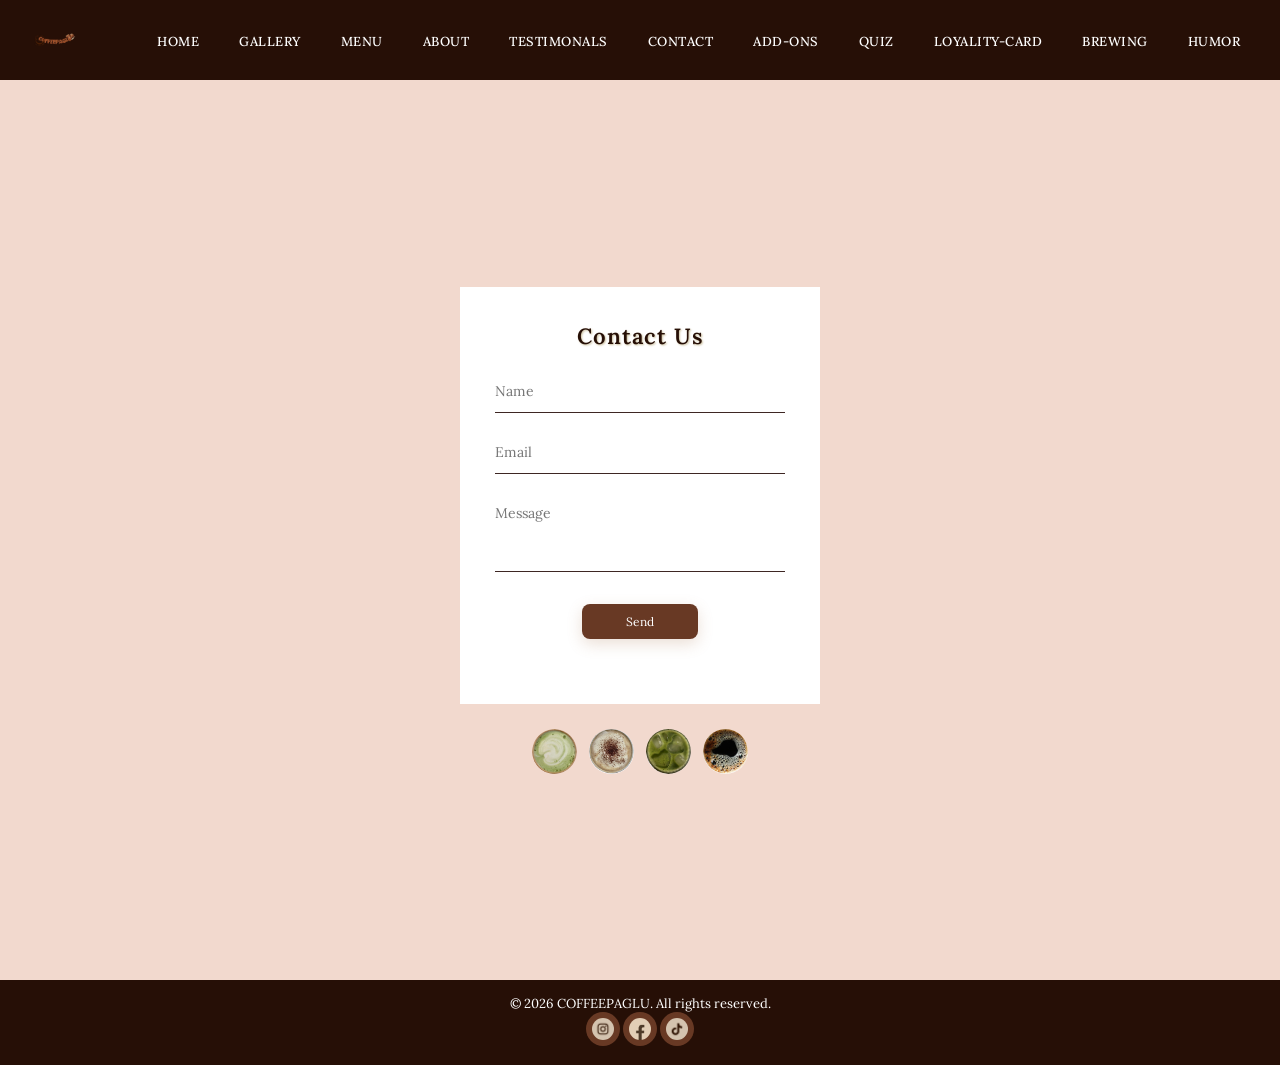
<file: contact.html>
<!-- ================= CONTACT SECTION ================= -->
 <!DOCTYPE html>
<html lang="en">
<head>
<meta charset="UTF-8">
<meta name="viewport" content="width=device-width, initial-scale=1.0">
<title>CoffeePaglu-Contact</title>
</head>
<body>

<header>
  <div class="navbar">
    <img src="imgs/logo.png" alt="Coffeepaglu Logo" class="logo">
 
    <nav>
  <ul class="nav-menu">
 <li><a href="index.html" class="nav-link">HOME</a></li>
        <li><a href="gallery.html" class="nav-link">GALLERY</a></li>
        <li><a href="menu.html" class="nav-link">MENU</a></li>
        <li><a href="about.html" class="nav-link">ABOUT</a></li>
        <li><a href="testimonals.html" class="nav-link">TESTIMONALS</a></li>
        <li><a href="contact.html" class="nav-link">CONTACT</a></li>
        <li><a href="add-ons.html" class="nav-link">ADD-ONS</a></li>
        <li><a href="quiz.html" class="nav-link">QUIZ</a></li> 
        <li><a href="loyality.html" class="nav-link">LOYALITY-CARD</a></li> 
        <li><a href="brewing.html" class="nav-link">BREWING</a></li> 
        <li><a href="coffee_humor_page.html" class="nav-link">HUMOR</a></li> 
</ul>           
</nav>
 </div>
<section class="contact-section">

  <div class="contact-box">
    <h2>Contact Us</h2>
<form>

  <input type="text" placeholder="Name">
  <input type="email" placeholder="Email">
  <textarea placeholder="Message"></textarea>

  <button type="submit">Send</button>

</form>
  </div>

  <!-- small sleek images -->
  <div class="contact-images">
    <img src="imgs/matchalatte (1).png">
    <img src="imgs/coffee3.jpg">
    <img src="imgs/matcha1.jpg">
    <img src="imgs/coffee4.jpg">
  </div>

</section>

 <!-- ================= FOOTER ================= -->
<footer class="footer">
  <div class="container footer-container">
    <p>&copy; 2026 COFFEEPAGLU. All rights reserved.</p>
    <div class="social-icons">
      <a href="https://www.instagram.com/mastigram._/"><img src="imgs/insta.jpg" alt="Instagram"></a>
      <a href="#"><img src="imgs/fb.jpg" alt="Facebook"></a>
      <a href="#"><img src="imgs/tiktook.jpg" alt="TicTok"></a>
    </div>
  </div>
</footer>

<link rel="stylesheet" href="css/style.css">
</file>
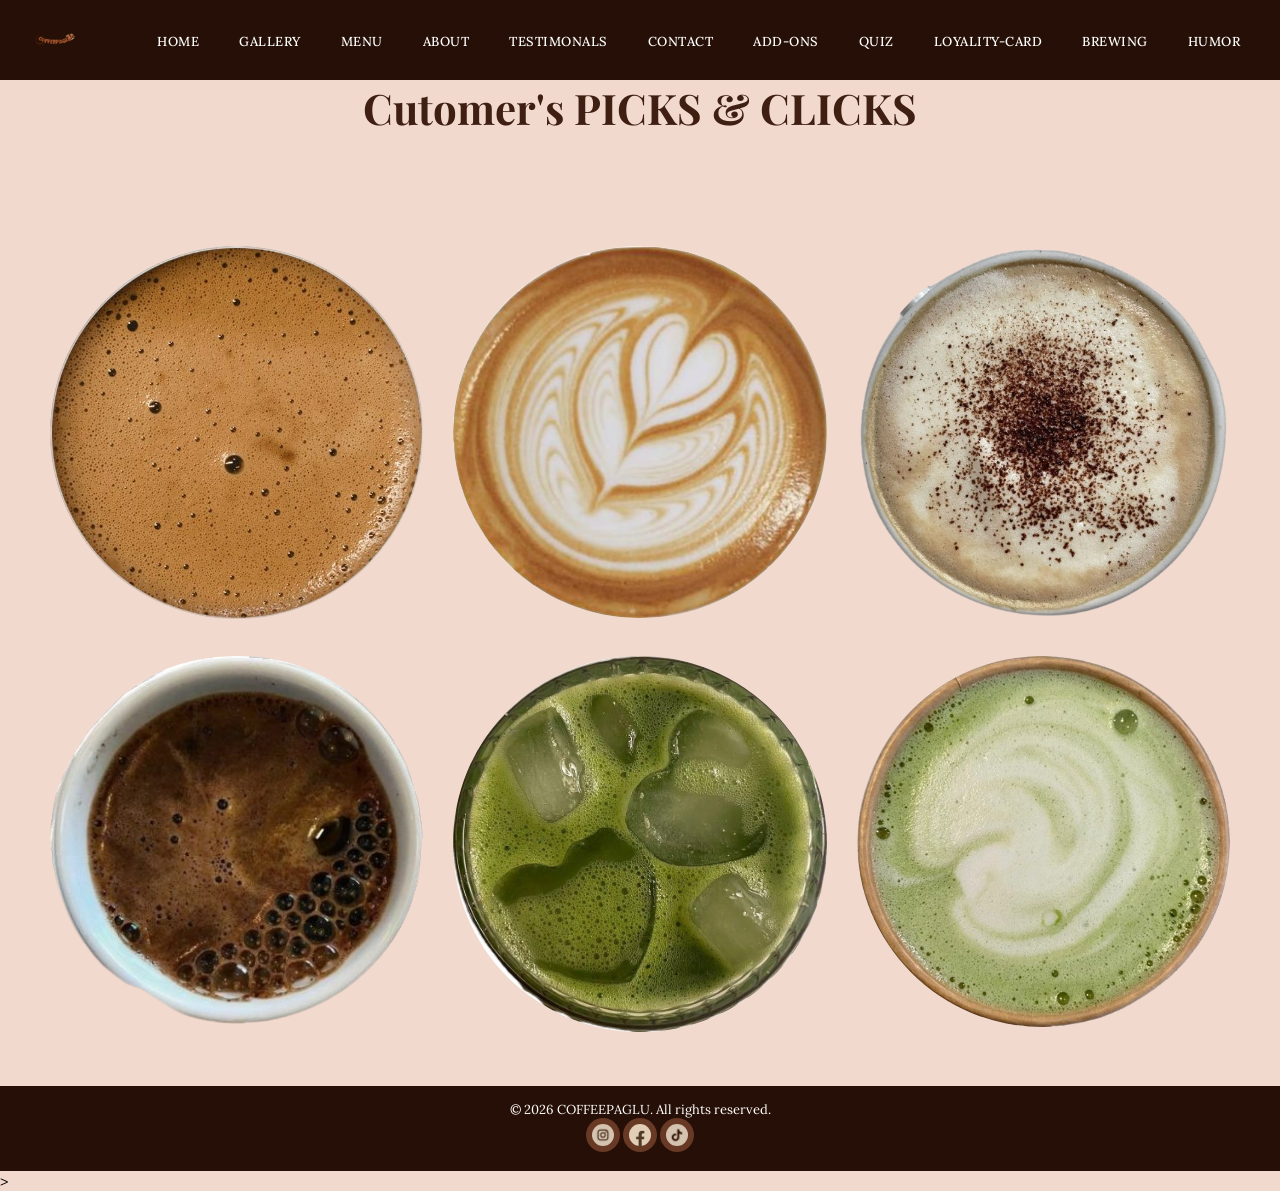
<file: gallery.html>
<!-- ================= GALLERY SECTION ================= -->

<!DOCTYPE html>
<html lang="en">
<head>
<meta charset="UTF-8">
<meta name="viewport" content="width=device-width, initial-scale=1.0">
<title>CoffeePaglu-Gallery</title>
</head>
<body>

<header>
  <div class="navbar">
    <img src="imgs/logo.png" alt="Coffeepaglu Logo" class="logo">

    <!-- Hamburger -->
    <div class="hamburger" id="hamburger">
      <span></span>
      <span></span>
      <span></span>
    </div>
    <nav>
  <ul class="nav-menu">
  <li><a href="index.html" class="nav-link">HOME</a></li>
        <li><a href="gallery.html" class="nav-link">GALLERY</a></li>
        <li><a href="menu.html" class="nav-link">MENU</a></li>
        <li><a href="about.html" class="nav-link">ABOUT</a></li>
        <li><a href="testimonals.html" class="nav-link">TESTIMONALS</a></li>
        <li><a href="contact.html" class="nav-link">CONTACT</a></li>
        <li><a href="add-ons.html" class="nav-link">ADD-ONS</a></li>
        <li><a href="quiz.html" class="nav-link">QUIZ</a></li> 
        <li><a href="loyality.html" class="nav-link">LOYALITY-CARD</a></li> 
        <li><a href="brewing.html" class="nav-link">BREWING</a></li> 
        <li><a href="coffee_humor_page.html" class="nav-link">HUMOR</a></li> 
</ul>           
</nav>
 </div>
<section class="gallery-section">
  

  <h1 class="gallery-title">Cutomer's PICKS & CLICKS</h1>

  <div class="container"></div>

    <div class="gallery-grid">

      
      <a href="menu.html">
  <img src="imgs/coffee1.jpg" alt="coffee image" class="gallery-img">
</a>
      <a href="menu.html">
  <img src="imgs/coffee2.jpg" alt="coffee image" class="gallery-img">
</a>
      <a href="menu.html">
  <img src="imgs/white cappucino.png" alt="coffee image" class="gallery-img">
</a>
      <a href="menu.html">
  <img src="imgs/Mocha.png" alt="coffee image" class="gallery-img">
</a>
       <a href="menu.html">
  <img src="imgs/matcha1.jpg" alt="coffee image" class="gallery-img">
</a>
       <a href="menu.html">
  <img src="imgs/matchalatte (1).png" alt="coffee image" class="gallery-img">
</a>
  </div>
</section>

 <!-- ================= FOOTER ================= -->
<footer class="footer">
  <div class="container footer-container">
    <p>&copy; 2026 COFFEEPAGLU. All rights reserved.</p>
    <div class="social-icons">
      <a href="https://www.instagram.com/mastigram._/"><img src="imgs/insta.jpg" alt="Instagram"></a>
      <a href="#"><img src="imgs/fb.jpg" alt="Facebook"></a>
      <a href="#"><img src="imgs/tiktook.jpg" alt="TicTok"></a>
    </div>
  </div>
</footer>>

<link rel="stylesheet" href="css/style.css">
</file>
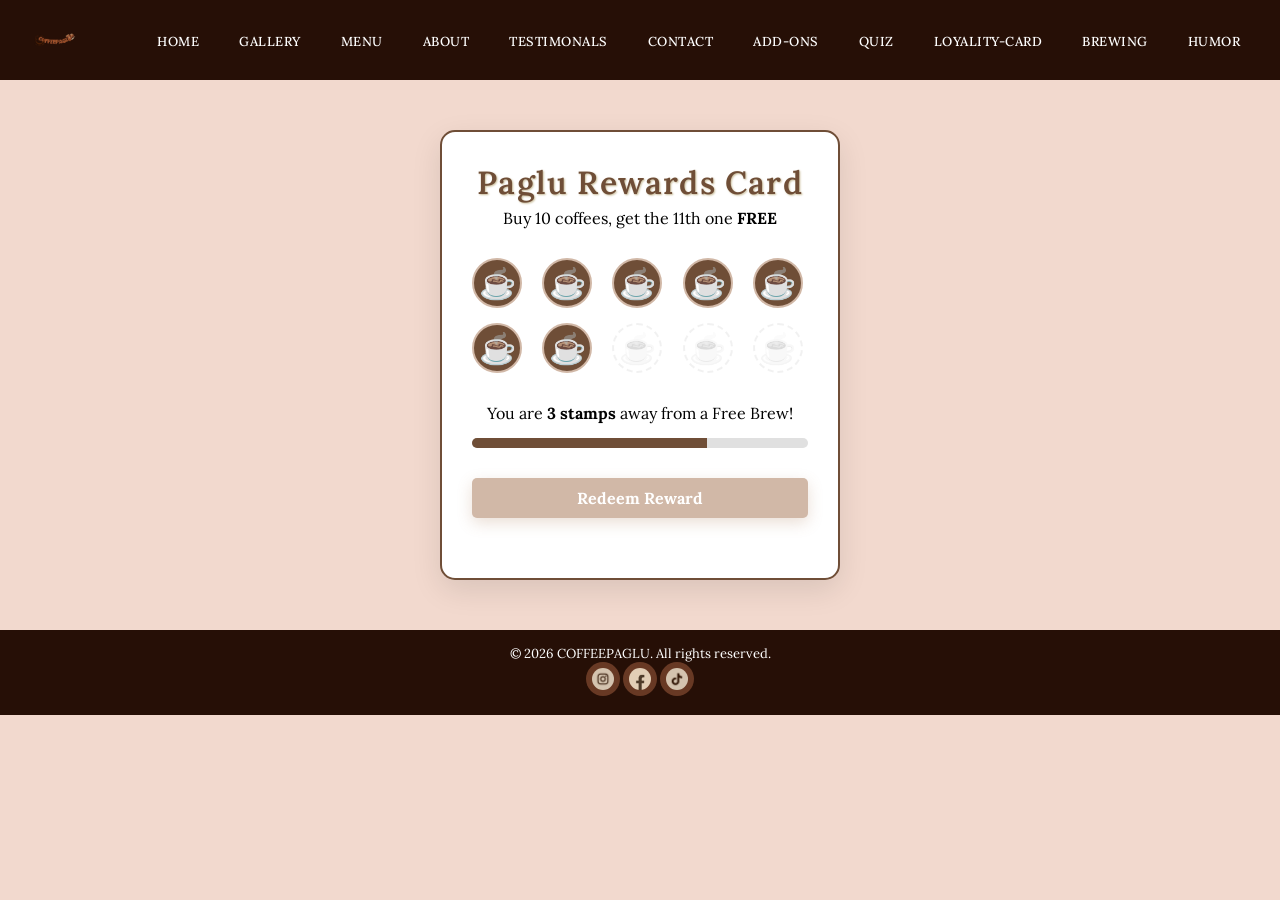
<file: loyality.html>
<!DOCTYPE html>
<html lang="en">
<head>
<meta charset="UTF-8">
<meta name="viewport" content="width=device-width, initial-scale=1.0">
<title>CoffeePaglu-card</title>
<link rel="stylesheet" href="css/style.css">
</head>
<body>

<header>
  <div class="navbar">
    <img src="imgs/logo.png" alt="Coffeepaglu Logo" class="logo">
    <nav>

<!-- Hamburger Menu Button -->
    <button class="hamburger" id="hamburgerBtn">
      <span></span>
      <span></span>
      <span></span>
    </button>
    

      <ul class="nav-menu">
        <li><a href="index.html" class="nav-link">HOME</a></li>
        <li><a href="gallery.html" class="nav-link">GALLERY</a></li>
        <li><a href="menu.html" class="nav-link">MENU</a></li>
        <li><a href="about.html" class="nav-link">ABOUT</a></li>
        <li><a href="testimonals.html" class="nav-link">TESTIMONALS</a></li>
        <li><a href="contact.html" class="nav-link">CONTACT</a></li>
        <li><a href="add-ons.html" class="nav-link">ADD-ONS</a></li>
        <li><a href="quiz.html" class="nav-link">QUIZ</a></li> 
        <li><a href="loyality.html" class="nav-link">LOYALITY-CARD</a></li> 
        <li><a href="brewing.html" class="nav-link">BREWING</a></li> 
        <li><a href="coffee_humor_page.html" class="nav-link">HUMOR</a></li> 
      </ul> 
      </nav>
    <!-- Cart Icon Button -->
    
  </div>
    </nav>
    </div>
    </header>

    <section class="loyalty-section">
    <div class="loyalty-card">
        <div class="card-header">
            <h2>Paglu Rewards Card</h2>
            <p>Buy 10 coffees, get the 11th one <strong>FREE</strong></p>
        </div>
        
        <div class="stamp-grid">
            <!-- 7 Collected Stamps -->
            <div class="stamp collected">☕</div>
            <div class="stamp collected">☕</div>
            <div class="stamp collected">☕</div>
            <div class="stamp collected">☕</div>
            <div class="stamp collected">☕</div>
            <div class="stamp collected">☕</div>
            <div class="stamp collected">☕</div>
            
            <!-- 3 Empty Stamps -->
            <div class="stamp empty">☕</div>
            <div class="stamp empty">☕</div>
            <div class="stamp empty">☕</div>
        </div>

        <div class="card-footer">
            <p>You are <strong>3 stamps</strong> away from a Free Brew!</p>
            <div class="progress-bar">
                <div class="progress-fill" style="width: 70%;"></div>
            </div>
            <button class="redeem-btn" disabled>Redeem Reward</button>
        </div>
    </div>
</section>
<!-- ================= FOOTER ================= -->
<footer class="footer">
  <div class="container footer-container">
    <p>&copy; 2026 COFFEEPAGLU. All rights reserved.</p>
    <div class="social-icons">
      <a href="https://www.instagram.com/mastigram._/"><img src="imgs/insta.jpg" alt="Instagram"></a>
      <a href="#"><img src="imgs/fb.jpg" alt="Facebook"></a>
      <a href="#"><img src="imgs/tiktook.jpg" alt="TicTok"></a>
    </div>
  </div>
</footer>
</body>
</html>

<link rel="stylesheet" href="css/style.css">
</file>
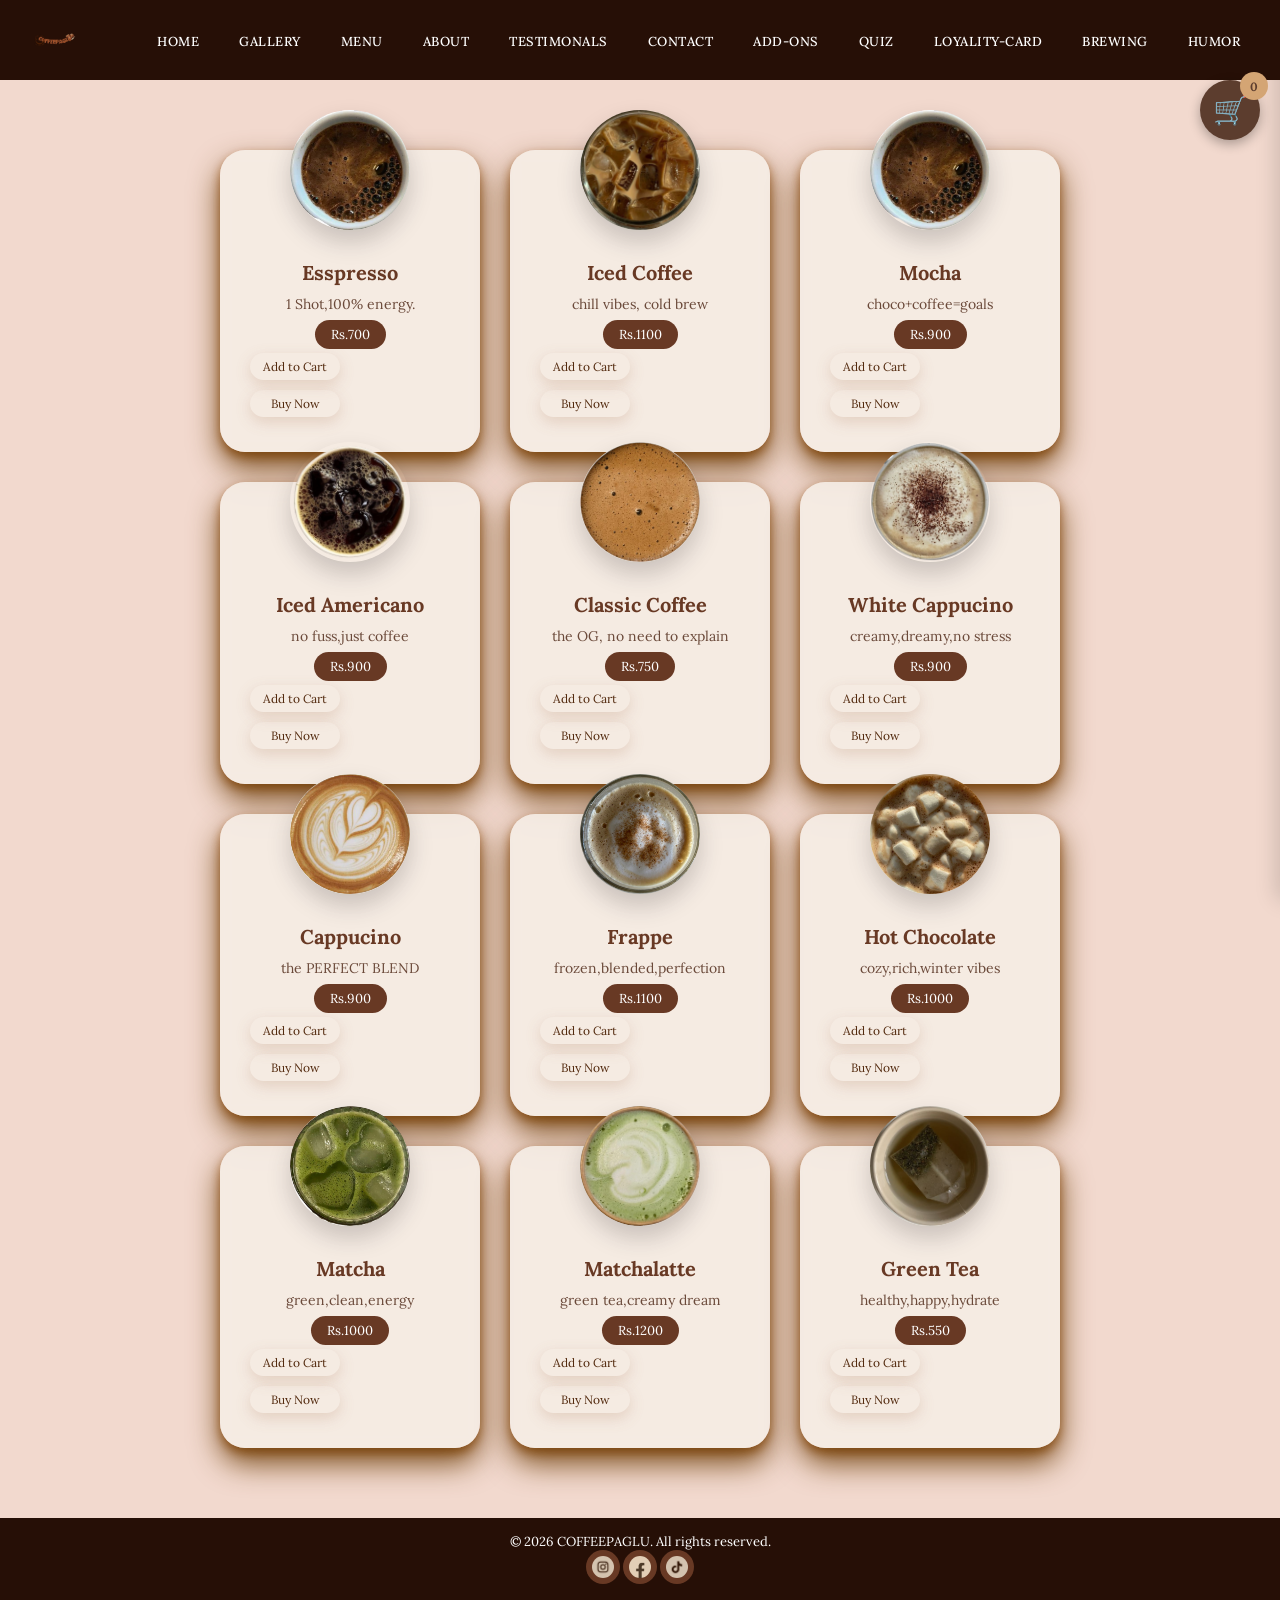
<file: menu.html>
<!DOCTYPE html>
<html lang="en">
<head>
<meta charset="UTF-8">
<meta name="viewport" content="width=device-width, initial-scale=1.0">
<title>CoffeePaglu - Menu</title>
<link rel="stylesheet" href="css/style.css">
</head>
<body>

<header>
  <div class="navbar">
    <img src="imgs/logo.png" alt="Coffeepaglu Logo" class="logo">
    <nav>

<!-- Hamburger Menu Button -->
    <button class="hamburger" id="hamburgerBtn">
      <span></span>
      <span></span>
      <span></span>
    </button>
    

      <ul class="nav-menu">
  <li><a href="index.html" class="nav-link">HOME</a></li>
        <li><a href="gallery.html" class="nav-link">GALLERY</a></li>
        <li><a href="menu.html" class="nav-link">MENU</a></li>
        <li><a href="about.html" class="nav-link">ABOUT</a></li>
        <li><a href="testimonals.html" class="nav-link">TESTIMONALS</a></li>
        <li><a href="contact.html" class="nav-link">CONTACT</a></li>
        <li><a href="add-ons.html" class="nav-link">ADD-ONS</a></li>
        <li><a href="quiz.html" class="nav-link">QUIZ</a></li> 
        <li><a href="loyality.html" class="nav-link">LOYALITY-CARD</a></li> 
        <li><a href="brewing.html" class="nav-link">BREWING</a></li> 
        <li><a href="coffee_humor_page.html" class="nav-link">HUMOR</a></li> 
      </ul> 
  </div>
    </nav>
    </div>
    </header>
<!-- ================= CART SIDEBAR ================= -->

<!-- Cart Icon Button -->
<div id="cartIcon" class="cart-icon">
  🛒
  <span class="cart-count" id="cartCount">0</span>
</div>


<div class="cart-sidebar" id="cartSidebar">
  <div class="cart-header">
    <h2>Your Cart</h2>
    <button class="close-cart" id="closeCart">&times;</button>
  </div>
  
  <div class="cart-items" id="cartItems">
    <div class="empty-cart">Your cart is empty</div>
  </div>

  <div class="cart-footer">
    <div class="cart-total">
      <span>Total:</span>
      <span id="cartTotal">Rs.0</span>
    </div>
    <button class="checkout-btn" id="checkoutBtn" disabled>Proceed to Checkout</button>
  </div>
</div>

<!-- ================= MENU SECTION ================= -->
<section class="menu-section">
  
  <div class="menu-container">


    <div class="menu-card">
      <div class="img-wrap">
        <img src="imgs/esspresso.jpg" alt="Esspresso">
      </div>
      <h3>Esspresso</h3>
      <p>1 Shot,100% energy.</p>
      <span class="price">Rs.700</span>
      <button class="add-cart" onclick="addToCart('Esspresso', 700)">Add to Cart</button>
      <button class="buy-now" onclick="buyNow('Esspresso', 700)">Buy Now</button>
    </div>

    <div class="menu-card">
      <div class="img-wrap">
        <img src="imgs/iced coffee.png" alt="Iced Coffee">
      </div>
      <h3>Iced Coffee</h3>
      <p>chill vibes, cold brew</p>
      <span class="price">Rs.1100</span>
      <button class="add-cart" onclick="addToCart('Iced Coffee', 1100)">Add to Cart</button>
      <button class="buy-now" onclick="buyNow('Iced Coffee', 1100)">Buy Now</button>
    </div>

    <div class="menu-card">
      <div class="img-wrap">
        <img src="imgs/Mocha.png" alt="Mocha">
      </div>
      <h3>Mocha</h3>
      <p>choco+coffee=goals</p>
      <span class="price">Rs.900</span>
      <button class="add-cart" onclick="addToCart('Mocha', 900)">Add to Cart</button>
      <button class="buy-now" onclick="buyNow('Mocha', 900)">Buy Now</button>
    </div>

    <div class="menu-card">
      <div class="img-wrap">
        <img src="imgs/iced americano.png" alt="Iced Americano">
      </div>
      <h3>Iced Americano</h3>
      <p>no fuss,just coffee</p>
      <span class="price">Rs.900</span>
      <button class="add-cart" onclick="addToCart('Iced Americano', 900)">Add to Cart</button>
      <button class="buy-now" onclick="buyNow('Iced Americano', 900)">Buy Now</button>
    </div>

    <div class="menu-card">
      <div class="img-wrap">
        <img src="imgs/coffee1.jpg" alt="Classic Coffee">
      </div>
      <h3>Classic Coffee</h3>
      <p>the OG, no need to explain</p>
      <span class="price">Rs.750</span>
      <button class="add-cart" onclick="addToCart('Classic Coffee', 750)">Add to Cart</button>
      <button class="buy-now" onclick="buyNow('Classic Coffee', 750)">Buy Now</button>
    </div>

    <div class="menu-card">
      <div class="img-wrap">
        <img src="imgs/white cappucino.png" alt="White Cappucino">
      </div>
      <h3>White Cappucino</h3>
      <p>creamy,dreamy,no stress</p>
      <span class="price">Rs.900</span>
      <button class="add-cart" onclick="addToCart('White Cappucino', 900)">Add to Cart</button>
      <button class="buy-now" onclick="buyNow('White Cappucino', 900)">Buy Now</button>
    </div>

    <div class="menu-card">
      <div class="img-wrap">
        <img src="imgs/coffee2.jpg" alt="Cappucino">
      </div>
      <h3>Cappucino</h3>
      <p>the PERFECT BLEND</p>
      <span class="price">Rs.900</span>
      <button class="add-cart" onclick="addToCart('Cappucino', 900)">Add to Cart</button>
      <button class="buy-now" onclick="buyNow('Cappucino', 900)">Buy Now</button>
    </div>

    <div class="menu-card">
      <div class="img-wrap">
        <img src="imgs/flappay.jpg" alt="Frappe">
      </div>
      <h3>Frappe</h3>
      <p>frozen,blended,perfection</p>
      <span class="price">Rs.1100</span>
      <button class="add-cart" onclick="addToCart('Frappe', 1100)">Add to Cart</button>
      <button class="buy-now" onclick="buyNow('Frappe', 1100)">Buy Now</button>
    </div>

    <div class="menu-card">
      <div class="img-wrap">
        <img src="imgs/hot chocolate.jpg" alt="Hot Chocolate">
      </div>
      <h3>Hot Chocolate</h3>
      <p>cozy,rich,winter vibes</p>
      <span class="price">Rs.1000</span>
      <button class="add-cart" onclick="addToCart('Hot Chocolate', 1000)">Add to Cart</button>
      <button class="buy-now" onclick="buyNow('Hot Chocolate', 1000)">Buy Now</button>
    </div>

    <div class="menu-card">
      <div class="img-wrap">
        <img src="imgs/matcha1.jpg" alt="Matcha">
      </div>
      <h3>Matcha</h3>
      <p>green,clean,energy</p>
      <span class="price">Rs.1000</span>
      <button class="add-cart" onclick="addToCart('Matcha', 1000)">Add to Cart</button>
      <button class="buy-now" onclick="buyNow('Matcha', 1000)">Buy Now</button>
    </div>

    <div class="menu-card">
      <div class="img-wrap">
        <img src="imgs/matchalatte (1).png" alt="Matchalatte">
      </div>
      <h3>Matchalatte</h3>
      <p>green tea,creamy dream</p>
      <span class="price">Rs.1200</span>
      <button class="add-cart" onclick="addToCart('Matchalatte', 1200)">Add to Cart</button>
      <button class="buy-now" onclick="buyNow('Matchalatte', 1200)">Buy Now</button>
    </div>

    <div class="menu-card">
      <div class="img-wrap">
        <img src="imgs/greentea.jpg" alt="Green Tea">
      </div>
      <h3>Green Tea</h3>
      <p>healthy,happy,hydrate</p>
      <span class="price">Rs.550</span>
      <button class="add-cart" onclick="addToCart('Green Tea', 550)">Add to Cart</button>
      <button class="buy-now" onclick="buyNow('Green Tea', 550)">Buy Now</button>
    </div>

  </div>
</section>

<!-- ================= CHECKOUT MODAL ================= -->
<div class="modal" id="checkoutModal">
  <div class="modal-content">
    <button class="close-modal" onclick="closeCheckoutModal()">&times;</button>
    <div class="modal-header">Complete Your Order</div>
    
    <form id="checkoutForm">
      <div class="form-group">
        <label for="customerName">Full Name *</label>
        <input type="text" id="customerName" required placeholder="Enter your name">
      </div>

      <div class="form-group">
        <label for="customerPhone">Phone Number *</label>
        <input type="tel" id="customerPhone" required placeholder="Enter your phone number">
      </div>

      <div class="form-group">
        <label for="customerEmail">Email</label>
        <input type="email" id="customerEmail" placeholder="Enter your email (optional)">
      </div>

      <div class="form-group">
        <label for="customerAddress">Delivery Address *</label>
        <textarea id="customerAddress" required placeholder="Enter your delivery address"></textarea>
      </div>

      <div class="form-group">
        <label>Order Summary</label>
        <div id="orderSummary" style="background: #f5f1ed; padding: 12px; border-radius: 6px; margin-top: 8px;">
        </div>
      </div>

      <div class="modal-buttons">
        <button type="button" class="modal-btn modal-btn-cancel" onclick="closeCheckoutModal()">Cancel</button>
        <button type="submit" class="modal-btn modal-btn-submit">Place Order</button>
      </div>
    <</form>
  </div>
</div>

<script>
// ================= CART MANAGEMENT ================= 
// Initialize cart from localStorage
let cart = JSON.parse(localStorage.getItem('coffeePagluCart')) || [];

// Load cart on page load
document.addEventListener('DOMContentLoaded', function() {
  updateCartUI();
  
  // Cart icon click - toggle sidebar
  document.getElementById('cartIcon').addEventListener('click', function() {
    document.getElementById('cartSidebar').classList.toggle('active');
  });

  // Close cart button
  document.getElementById('closeCart').addEventListener('click', function() {
    document.getElementById('cartSidebar').classList.remove('active');
  });

  // Checkout button
  document.getElementById('checkoutBtn').addEventListener('click', openCheckoutModal);

  // Checkout form submission
  document.getElementById('checkoutForm').addEventListener('submit', submitOrder);
});

// Add item to cart
function addToCart(itemName, price) {
  const existingItem = cart.find(item => item.name === itemName);
  if (existingItem) {
    existingItem.quantity += 1;
  } else {
    cart.push({ name: itemName, price: price, quantity: 1 });
  }
  saveCart();
  updateCartUI();
  showNotification(`${itemName} added to cart!`);
}

// Buy now (replace cart with one item and open checkout)
function buyNow(itemName, price) {
  cart = [{ name: itemName, price: price, quantity: 1 }];
  saveCart();
  updateCartUI();
  openCheckoutModal();
}

// Save cart to localStorage
function saveCart() {
  localStorage.setItem('coffeePagluCart', JSON.stringify(cart));
}

// Update cart UI
function updateCartUI() {
  const cartItemsContainer = document.getElementById('cartItems');
  const cartCount = document.getElementById('cartCount');
  const cartTotal = document.getElementById('cartTotal');
  const checkoutBtn = document.getElementById('checkoutBtn');

  const totalItems = cart.reduce((sum, item) => sum + item.quantity, 0);
  cartCount.textContent = totalItems;

  checkoutBtn.disabled = cart.length === 0;

  if (cart.length === 0) {
    cartItemsContainer.innerHTML = '<div class="empty-cart">Your cart is empty</div>';
    cartTotal.textContent = 'Rs.0';
    return;
  }

  cartItemsContainer.innerHTML = cart.map((item, index) => `
    <div class="cart-item">
      <div class="cart-item-header">
        <span class="cart-item-name">${item.name}</span>
        <button class="cart-item-remove" onclick="removeFromCart(${index})" aria-label="Remove ${item.name}">&times;</button>
      </div>
      <div class="cart-item-price">Rs.${item.price.toFixed(2)}</div>
      <div class="cart-item-quantity">
        <button class="qty-btn" onclick="decreaseQuantity(${index})" aria-label="Decrease quantity of ${item.name}">−</button>
        <span class="qty-display">${item.quantity}</span>
        <button class="qty-btn" onclick="increaseQuantity(${index})" aria-label="Increase quantity of ${item.name}">+</button>
      </div>
    </div>
  `).join('');

  const total = cart.reduce((sum, item) => sum + (item.price * item.quantity), 0);
  cartTotal.textContent = `Rs.${total.toFixed(2)}`;
}

// Remove item from cart
function removeFromCart(index) {
  if (index >= 0 && index < cart.length) {
    cart.splice(index, 1);
    saveCart();
    updateCartUI();
  }
}

// Increase quantity
function increaseQuantity(index) {
  if (cart[index]) {
    cart[index].quantity += 1;
    saveCart();
    updateCartUI();
  }
}

// Decrease quantity
function decreaseQuantity(index) {
  if (cart[index]) {
    if (cart[index].quantity > 1) {
      cart[index].quantity -= 1;
    } else {
      cart.splice(index, 1);
    }
    saveCart();
    updateCartUI();
  }
}

// Open checkout modal
function openCheckoutModal() {
  if (cart.length === 0) {
    alert('Your cart is empty!');
    return;
  }

  const total = cart.reduce((sum, item) => sum + (item.price * item.quantity), 0);
  const summary = cart.map(item => `${item.name} x${item.quantity} = Rs.${(item.price * item.quantity).toFixed(2)}`).join('<br>');

  document.getElementById('orderSummary').innerHTML = `
    ${summary}<br><br>
    <strong>Total: Rs.${total.toFixed(2)}</strong>
  `;

  document.getElementById('checkoutModal').classList.add('active');
}

// Close checkout modal
function closeCheckoutModal() {
  document.getElementById('checkoutModal').classList.remove('active');
  document.getElementById('checkoutForm').reset();
}

// Submit order form
function submitOrder(e) {
  e.preventDefault();

  const name = document.getElementById('customerName').value.trim();
  const phone = document.getElementById('customerPhone').value.trim();
  const email = document.getElementById('customerEmail').value.trim();
  const address = document.getElementById('customerAddress').value.trim();

  if (!name || !phone || !email || !address) {
    alert('Please fill all the fields.');
    return;
  }

  const orderDetails = {
    name,
    phone,
    email,
    address,
    items: cart,
    total: cart.reduce((sum, item) => sum + (item.price * item.quantity), 0),
    orderDate: new Date().toLocaleString()
  };

  let orders = JSON.parse(localStorage.getItem('coffeePagluOrders')) || [];
  orders.push(orderDetails);
  localStorage.setItem('coffeePagluOrders', JSON.stringify(orders));

  showOrderSuccess(orderDetails);

  cart = [];
  saveCart();
  updateCartUI();

  closeCheckoutModal();
  document.getElementById('cartSidebar').classList.remove('active');
}

// Show order success message
function showOrderSuccess(order) {
  const modal = document.getElementById('checkoutModal');
  const content = modal.querySelector('.modal-content');

  const successHTML = `
    <div class="success-message">
      <div class="success-icon">✓</div>
      <h2>Order Placed Successfully!</h2>
      <p><strong>Order ID:</strong> #${Math.random().toString(36).substr(2, 9).toUpperCase()}</p>
      <p><strong>Name:</strong> ${order.name}</p>
      <p><strong>Phone:</strong> ${order.phone}</p>
      <p><strong>Total Amount:</strong> Rs.${order.total.toFixed(2)}</p>
      <p style="margin-top: 20px; font-size: 14px; color: #666;">
        Your order has been saved. We will contact you shortly to confirm delivery details.
      </p>
      <button class="modal-btn modal-btn-submit" style="margin-top: 20px;" onclick="closeCheckoutModal()">
        Continue Shopping
      </button>
    </div>
  `;

  const originalContent = content.innerHTML;
  content.innerHTML = successHTML;

  // Restore original content after 5 seconds
  setTimeout(() => {
    content.innerHTML = originalContent;
  }, 5000);
}

// Show temporary notification
function showNotification(message) {
  const notification = document.createElement('div');
  notification.style.cssText = `
    position: fixed;
    top: 100px;
    right: 20px;
    background: #27ae60;
    color: white;
    padding: 16px 20px;
    border-radius: 6px;
    box-shadow: 0 4px 12px rgba(0, 0, 0, 0.15);
    z-index: 103;
    animation: slideInRight 0.3s ease;
    font-weight: bold;
  `;
  notification.textContent = message;
  document.body.appendChild(notification);

  setTimeout(() => {
    notification.style.animation = 'slideOutRight 0.3s ease';
    setTimeout(() => notification.remove(), 300);
  }, 3000);
}

// Add notification keyframe animations
const style = document.createElement('style');
style.textContent = `
  @keyframes slideInRight {
    from { transform: translateX(400px); opacity: 0; }
    to { transform: translateX(0); opacity: 1; }
  }
  @keyframes slideOutRight {
    from { transform: translateX(0); opacity: 1; }
    to { transform: translateX(400px); opacity: 0; }
  }
`;
document.head.appendChild(style);
</script>

<!-- ================= FOOTER ================= -->
<footer class="footer">
  <div class="container footer-container">
    <p>&copy; 2026 COFFEEPAGLU. All rights reserved.</p>
    <div class="social-icons">
      <a href="https://www.instagram.com/mastigram._/"><img src="imgs/insta.jpg" alt="Instagram"></a>
      <a href="#"><img src="imgs/fb.jpg" alt="Facebook"></a>
      <a href="#"><img src="imgs/tiktook.jpg" alt="TicTok"></a>
    </div>
  </div>
</footer>
</header>
</body>
</html>
</file>
<file: css/style.css>
@import url('https://fonts.googleapis.com/css2?family=Cormorant+Garamond:ital,wght@0,300..700;1,300..700&family=Dancing+Script:wght@400..700&family=Dosis:wght@200..800&family=Lobster+Two:ital,wght@0,400;0,700;1,400;1,700&family=Lora:ital,wght@0,400..700;1,400..700&family=Playfair+Display:ital,wght@0,400..900;1,400..900&family=Poppins:ital,wght@0,400;0,500;0,600;0,700;1,400&display=swap');

*{
  margin: 0;
  padding: 0;
  box-sizing: border-box;
  font-family:"Lora", serif;
}


.logo {
  display: block;
  height: 50px; 
  margin-right: 20px;
  /* optional but clean */
}
.container {
  max-width: 1200px;
  width: 100%;
  margin: auto;
  padding: 0 20px;
}
body{
  background-color: #f2d9ce
}

:root{
    /* colors */
    --white-color: #fff;
    --iced-capppccino-color: #f2d9ce;
    --mocha-mousse-color: #a57865;
    --milk-chocolate-color: #683924;
    --espresso-color: #260f06;
    /* font size */
    --font-size-s: 0.9rem;
    --font-size-n: 1rem;
    --font-size-m: 1,12rem;
    --font-size-l: 1.5rem;
    --font-size-xl: 2rem;
    --font-size-xxl: 2.3rem;
    /* font weight */
    --font-weight-normal:400;
    --font-weight-medium:500;
    --font-weight-semibold:600;
    --font-weight-bold:700;
    /* border radius */
    --border-radius-s: 8px;
    --broder-radius-m: 30ps;
    --border-radius-circle: 50%;
    /* site max width */
    --site-max-width: 1300px;
}
/* ===== Reset & Basics ===== */
* {
  margin: 0;
  padding: 0;
  box-sizing: border-box;
}

/* ===== Navbar ===== */
.navbar {
  display: flex;
  justify-content: space-between;
  align-items: center;
  background-color: #260f06;
  padding: 15px 30px;
  position: sticky;
  top: 0;
  z-index: 1000;
}

.navbar .logo {
  font-size: 1.8rem;
  color: #fff;
  font-weight: bold;
  text-decoration: none;
}

.nav-menu {
  display: flex;
  gap: 20px;
  list-style: none;
}

.nav-menu li a {
  text-decoration: none;
  color: #fff;
  font-weight: 500;
  padding: 8px 10px;
  border-radius: 8px;
  transition: 0.3s ease; 
  letter-spacing: 0.5px;
  font-size: 13px
}

.nav-menu li a:hover,
.nav-menu li a.active {
  background-color: #683924;
}

@media (max-width: 768px) {
  .nav-menu {
    position: fixed;
    right: -100%;
    top: 0;
    height: 100vh;
    width: 250px;
    background: #6b3e26;
    flex-direction: column;
    justify-content: center;
    align-items: center;
    transition: 0.3s;
  }

  .nav-menu.active {
    right: 0;
  }
}

.hero {
  display: flex;
  align-items: center;
  justify-content: space-between;
  padding: 120px 10%;
  background:  #f2d9ce;
  height: 90vh;
}

.hero-content {
  max-width: 500px;
}

.hero-content h1 {
  font-family: 'Playfair Display', serif;
  font-size: 64px;
  line-height: 1.1;
  color: #3e1f12;
}

.sub {
  font-size: 18px;
  margin: 25px 0;
  color: #7a5c4d;
}

.hero-btn {
  display: inline-block;
  padding: 12px 30px;
  border-radius: 30px;
  background: #683924;
  color: white;
  text-decoration: none;
  transition: all 0.3s ease;
}

.hero-btn:hover {
  background: #8a4e33;
  transform: translateY(-3px);
}

.hero-img img {
  width: 420px;
  filter: drop-shadow(0 20px 30px rgba(100, 59, 12, 0.959));
}

.hero-img:hover {
  transform: scale(1.1);
}

.hero-img img {
  transition: transform 0.4s ease;
}

.hero-img img:hover {
  transform: scale(1.08);
}

/* ── IMAGE MARQUEE ── */
.marquee-section {
  overflow: hidden;
  padding: 1rem 0;
  background: #f2d9ce;
}

.marquee-wrapper {
  overflow: hidden;
  width: 100%;
}

.marquee-track {
  display: flex;
  gap: 16px;
  width: max-content;
  animation: scrollLeft 20s linear infinite;
}

.marquee-track img {
  width: 90px;
  height: 90px;
  object-fit: cover;
  border-radius: 50%;
  flex-shrink: 0;
}

.marquee-track a img:hover {
  transform: scale(1.1);
  border-color: #260f06;
  transition: all 0.3s ease;
}

@keyframes scrollLeft {
  0%   { transform: translateX(0); }
  100% { transform: translateX(-25%); }
}

.mood {
  display: flex;
  align-items: center;
  justify-content: space-between;
  padding: 120px 10%;
  background: #f8f3ef;
  height: 90vh;
}

.mood-img img {
  width: 400px;
  border-radius: 20px;
  filter: drop-shadow(0 20px 30px rgba(82, 46, 12, 0.856));
}

.mood-text {
  max-width: 500px;
}

.mood-text h2 {
  font-family: 'Playfair Display', serif;
  font-size: 40px;
  margin-bottom: 20px;
  color: #3e1f12;
}

.mood-text p {
  line-height: 1.8;
  color: #6b4a3a;
}

.choose {
  padding: 120px 10%;
  text-align: center;
}

.choose h2 {
  font-family: 'Playfair Display', serif;
  font-size: 40px;
  margin-bottom: 60px;
}

.choose-grid {
  display: flex;
  justify-content: center;
  gap: 40px;
}

.choose-card {
  background: #f3ebe4;
  padding: 40px;
  border-radius: 20px;
  width: 280px;
  transition: 0.3s ease;
}

.choose-card:hover {
  transform: translateY(-8px);
  box-shadow: 0 15px 30px rgba(82, 40, 5, 0.87);
}

.todays-brew {
  background: #683924;
  color: #fff;
  padding: 140px 10%;
  text-align: center;
}

.todays-brew h2 {
  font-family: 'Playfair Display', serif;
  font-size: 32px;
  margin-bottom: 20px;
  opacity: 0.8;
}

.todays-brew h3 {
  font-size: 48px;
  margin-bottom: 15px;
}

.brew-btn {
  display: inline-block;
  margin-top: 25px;
  padding: 12px 30px;
  border-radius: 30px;
  background: #f3ebe4;
  color: #683924;
  text-decoration: none;
  transition: 0.3s ease;
}

.brew-btn:hover {
  transform: scale(1.05);
}


/* ===== Pages CSS ===== */
/* Gallery */
.gallery-grid {
  display: grid;
  grid-template-columns: repeat(3, 1fr);
  gap: 30px;
  padding: 50px;
}

.gallery-grid img {
  width: 100%;
  border-radius: 203px;
  transition: transform 0.3s ease;
  cursor: pointer;
}

.gallery-grid img:hover {
  transform: scale(1.05);
  box-shadow: 0 10px 20px rgba(97, 47, 7, 0.699);
}

.gallery-item{
width: 100%;
  border-radius: 15px;
  transition: transform 0.3s ease;
  cursor: pointer;
}

.gallery-title{
  text-align: center;
  font-family: 'Playfair Display', serif;
  font-size: 42px;
  margin-bottom: 60px;
  color: #3e1f12;
}

/* Menu */
.menu-container {
  display: grid;
  grid-template-columns: repeat(3, 260px); /* 3 cards per row */
  justify-content: center; /* center grid horizontally */
  gap: 50px; /* space between cards */
  padding: 70px;
}

.menu-card {
  background: rgba(245, 239, 232, 0.6);
  border-radius: 25px;
  padding: 55px 15px 15px;
  text-align: center;

  position: relative;
  transition: transform 0.3s ease, box-shadow 0.3s ease;
}


.menu-card:hover {
  transform: translateY(-8px);
  box-shadow: 0 25px 35px rgb(33, 25, 17);
}

.img-wrap {
  position: absolute;
  top: -60px;
  left: 50%;
  transform: translateX(-50%);
  width: 120px;
  height: 120px;
  border-radius: 50%;
  overflow: hidden;
  box-shadow: 0 10px 20px rgba(0,0,0,0.15);
}

.img-wrap img {
  width: 100%;
  height: 100%;
  object-fit: cover;
  display: block;
}

.circle {
    width: 260px;
    height: 260px;
    border-radius: 50%;
    overflow: hidden;
    display: flex;
}

.circle img {
    width: 100%;
    height: 100%;
    object-fit: cover;
}

.menu-card h3 {
  margin-top: 25px; /* enough space for image circle */
  color: #683924;
}

.menu-card p {
  font-size: 14px;
  margin: 10px 0;
  color: #555;

}

.price {
  background: #683924;
  color: white;
  padding: 4px 10px;
  border-radius: 20px;
  font-size: 12px;
  margin-bottom: 12px;
}
.menu-card button {
  margin: 10px;            /* thoda kam margin */
  padding: 6px 12px;         /* chhoti padding */
  border: none;
  border-radius: 16px;        /* thoda kam rounded */
  cursor: pointer;
  font-size: 12px;            /* chhota font */
  transition: transform 0.3s ease;
  width: 90px;                /* fixed width for uniformity */
  color: #532a0e;   
         /* better readable color */
  
}

.add-cart {
  background: transparent;
  color: lab(32.85% 24.61 29.61);
  border: 1px solid #612b12e3;
  justify-self: center;
  margin-top: 6px;
}
.buy-now {
  border: 1px solid #612b12e3;
  color: lab(32.85% 24.61 29.61);
  background: transparent;
  justify-self: center;
}

.menu-card button:hover {
  transform: scale(1.05);
   box-shadow: 0 4px 8px rgba(104, 57, 36, 0.3);
   color:#f2d9ce ;
     transition: transform 0.5s ease,  
   
}

/* ABOUT SECTION */
.about {
  padding: 90px 20px;
  background-color: #f2d9ce
}

/* FLEX CONTAINER */
.about-container {
  max-width: 1100px;
  margin: auto;
  display: flex;
  align-items: center;
  gap: 60px;
  flex-wrap: wrap;
}

/* TEXT SIDE */
.about-text {
  flex: 1;
}

.about-title{
  text-align: left;
  font-family: 'Playfair Display', serif;
  font-size: 42px;
  margin-bottom: 20px;
  color: #3e1f12;
}

.about-text p {
  font-size: 15px;
  line-height: 1.8;
  color: #444;
  margin-bottom: 15px;
}

/* IMAGE SIDE */
.about-img {
  flex: 1;
  display: flex;
  justify-content: center;
}

.about-img img {
  width: 100%;
  max-width: 420px;
  transition: 0.4s ease;
}

/* SLEEK HOVER */
.about-img img:hover {
  transform: scale(1.03);
}

/* RESPONSIVE */
@media (max-width: 768px) {
  .about-container {
    flex-direction: column;
    text-align: center;
  }
}

/* Testimonial Section */
.testimonials-section {
    padding: 40px 20px;
    background: #f2d9ce;
    text-align: center;
    font-family: 'Lora', serif;
}

.testimonials-title {
    font-family: 'Playfair Display', serif;
    color: #683924;
    margin-bottom: 80px;
    font-size: 2em;
    font-weight: 700;
}

/* Testimonial Cards Grid */
.testimonials-grid {
    display: grid;
    grid-template-columns: repeat(4, 260px);
    gap: 20px;
    max-width: 1000px;
    margin: 0 auto;
}

/* Individual Testimonial Card */
.testimonial-card {
    background: white;
    border-radius: 12px;
    padding: 40px;
    box-shadow: 0 4px 12px rgba(85, 43, 9, 0.89);
    transition: transform 0.3s ease, box-shadow 0.3s ease;
    position: relative;
    border: 1px solid #e8d8c8;
    font-family: 'Lora', serif;
    min-height: 100px;
    display: flex;
    flex-direction: column;
}

.testimonial-card:hover {
    transform: translateY(-5px);
    box-shadow: 0 8px 20px rgba(87, 43, 8, 0.897);
}

/* Testimonial Header */
.testimonial-header {
    display: flex;
    align-items: center;
    margin-bottom: 15px;
}

.avatar {
    width: 60px;
    height: 60px;
    border-radius: 50%;
    object-fit: cover;
    margin-right: 12px;
    border: 2px solid #a57865;
}

.reviewer-info h3 {
    margin: 0 0 3px 0;
    color: #683924;
    font-family: 'Playfair Display', serif;
    font-size: 1.1em;
}

.reviewer-info p {
    margin: 0;
    color: #a57865;
    font-size: 0.8em;
}

/* Star Rating */
.star-rating {
    color: #FFD700;
    font-size: 1em;
    margin: 8px 0;
}

/* Testimonial Text */
.testimonial-text {
    font-style: italic;
    color: #260f06;
    line-height: 1.5;
    font-size: 0.95em;
    margin-bottom: 15px;
    flex-grow: 1;
}

/* Testimonial Footer */
.testimonial-footer {
    display: flex;
    justify-content: space-between;
    align-items: center;
    margin-top: auto;
    padding-top: 15px;
    border-top: 1px solid #e8d8c8;
}

.date {
    color: #a57865;
    font-size: 0.8em;
}

/* Responsive Design */
@media (max-width: 768px) {
    .testimonials-title {
        font-size: 1.7em;
    }
    
    .testimonials-grid {
        grid-template-columns: 1fr;
        gap: 15px;
    }
    
    .testimonial-card {
        padding: 15px;
        min-height: 250px;
    }
    
    .testimonial-header {
        flex-direction: column;
        text-align: center;
    }
    
    .avatar {
        margin-right: 0;
        margin-bottom: 10px;
    }
    
    .reviewer-info {
        width: 100%;
    }
    
    .testimonial-text {
        font-size: 0.9em;
    }
}

/* CONTACT SECTION */
.contact-section {
  min-height: 100vh;
  background-color: #f2d9ce;
  display: flex;
  flex-direction: column;
  align-items: center;
  justify-content: center;
  gap: 25px;
}

/* SLEEK CONTACT BOX */
.contact-box {
  width: 360px;
  padding: 35px;
  background-color: #ffffff;
  text-align: center;
}

/* TEXT */
.contact-box h2 {
  font-size: 22px;
  margin-bottom: 20px;
  letter-spacing: 1px;
}

                                      /* INPUTS */
.contact-box input,
.contact-box textarea {
  width: 100%;
  padding: 12px 0;
  margin-bottom: 18px;
  border: none;
  border-bottom: 1px solid #3e2723;
  font-size: 14px;
  background: transparent;
}

.contact-box input:focus,
.contact-box textarea:focus {
  outline: none;
  border-bottom: 1px solid #683924;
}

.contact-box textarea {
  height: 80px;
  resize: none;
}

                                    /* BUTTON */
.contact-box button {
  margin-top: 10px;
  width: 40%;
  padding: 10px 30px;
  border: none;
  background-color: #683924;
  color: #fff;
  font-size: 12px;
  cursor: pointer;
}

/* SMALL CIRCLE IMAGES */
.contact-images {
  display: flex;
  gap: 12px;
}

.contact-images img {
  width: 45px;
  height: 45px;
  border-radius: 50%;
  object-fit: cover;
  transition: 0.3s;
}

/* HOVER = CLEAN EFFECT */
.contact-images img:hover {
  filter: grayscale(0%);
  transform: scale(1.1);
}

/* Footer Section */

.footer {
 width: 100%;
 padding: 15px;
 background-color: #260f06;
 color: white;
 text-align: center;
 font-size: 13px;
}

.social-icons img{
 width: 34px;
 height: 34px;
 border-radius: 50%;
 padding: 6px;
 background: #683924;
 object-fit: contain;
}

.social-icons img:hover{
 transform: scale(1.15);
   transition: transform 1s ease,  
} 



.side-menu {
  padding: 30px 10%;
  background: #f2d9ce;
}

.side-menu h1{
  margin-top: 20px;
}
.menu-title {
  text-align: center;
  font-family: 'Playfair Display', serif;
  font-size: 46px;
  color: #3e1f12;
  margin-bottom: 50px;
  margin-top: 0;
}

.menu-container {
  display: grid;
  grid-template-columns: repeat(3, 260px);
  justify-content: center;
  gap: 30px;
}

.menu-card {
  background: rgba(245,239,232,0.8);
  border-radius: 25px;
  padding: 60px 20px 25px;
  text-align: center;
  position: relative;
  backdrop-filter: blur(6px);

  box-shadow:
    0 15px 30px rgba(107, 59, 4, 0.897),
    0 5px 10px rgba(158, 77, 11, 0.671);

  transition: all 0.35s ease;
}

.menu-card:hover {
  transform: translateY(-8px);
  box-shadow:
    0 25px 45px rgba(160, 90, 24, 0.836),
    0 10px 15px rgba(114, 62, 13, 0.801);
}

.img-wrap {
  position: absolute;
  top: -40px;
  left: 50%;
  transform: translateX(-50%);
  width: 120px;
  height: 120px;
  border-radius: 50%;
  overflow: hidden;

  box-shadow: 0 12px 25px rgba(0,0,0,0.18);
}

.img-wrap img {
  width: 100%;
  height: 100%;
  object-fit: cover;
}

.menu-card h3 {
  margin-top: 50px;
  color: #683924;
  font-size: 20px;
}

.menu-card p {
  font-size: 14px;
  margin: 10px 0;
  color: #6b4a3a;
}

.price {
  background: #683924;
  color: white;
  padding: 6px 16px;
  border-radius: 20px;
  font-size: 13px;
  margin:  40px;
}

/* Hamburger Menu Styles */
.menu-checkbox {
    display: none;
}

.hamburger {
    display: none;
    flex-direction: column;
    cursor: pointer;
    padding: 5px;
}

.bar {
    width: 25px;
    height: 3px;
    background-color: #333;
    margin: 3px 0;
    transition: 0.3s;
}

h2 {
  text-align: center;
  font-weight: 600;
  font-size: 2rem;
  margin-bottom: 30px;
  letter-spacing: 1.2px;
  color: #260f06;
  text-shadow: 1px 1px 2px #cbbf9d;
}

.question {
  background: #fff9e6;
  padding: 20px;
  border-radius: 8px;      /* thoda rounded corners */
  width: 100%; 
  justify-content: center;            /* container ke width ke hisaab se */
  min-height: 150px;       /* height set karke square feel dena */
  box-sizing: border-box;  /* padding width me add kare */
  margin-bottom: 20px;
  display: flex;
  flex-direction: column;  /* content vertical align */
  justify-content: center; /* vertically center content */
}


.question:hover {
  box-shadow: 0 5px 15px rgba(61, 30, 6, 0.836);
   transition: 0.5s ease;
}

label {
  display: block;
  margin: 10px 0;
  cursor: pointer;
  font-weight: 500;
  font-size: 1.05rem;
  user-select: none;
  padding-left: 8px;
  position: relative;
  transition: color 0.3s ease;
  color: #5a3e1b;
}

label:hover {
  color: #a97449;
}

input[type="radio"] {
  appearance: none;
  width: 20px;
  height: 20px;
  border: 2.5px solid #a97449;
  border-radius: 50%;
  outline: none;
  cursor: pointer;
  position: relative;
  vertical-align: middle;
  margin-right: 10px;
  transition: background-color 0.3s ease, border-color 0.3s ease;
}

input[type="radio"]:checked {
  background-color: #64340c;
  border-color: #6b4729;
}

button {
  padding: 10px 0;
  font-size: 1rem;
  border-radius: 8px;
  width: 20%;          /* button chhota karega */
  margin: 20px auto 0; /* top 20px, left-right auto for center */
  display: block;      /* block banaye taaki margin auto work kare */
  background: #ce9261;
  color: #482805cc;
  border: none;
  cursor: pointer;
  box-shadow: 0 5px 15px rgba(169, 116, 73, 0.228);
  transition: background-color 0.5s ease;
  margin-bottom: 30px;
  margin-top: 30px;
}


button:hover {
  background-color: #8a5e30;
  box-shadow: 0 7px 20px #482805cc;
  color: var(--iced-capppccino-color);
}

#result {
  margin-bottom: 30px;
  padding: 20px;
  border-radius: 12px;
  background: #fff4cc;
  border: 3px solid #a97449;
  font-weight: 700;
  font-size: 1.3rem;
  color: #3d2305e8;
  text-align: center;
  box-shadow: 0 6px 15px rgba(61, 30, 5, 0.799);
  user-select: none;
  min-height: 70px;
  margin-bottom: 20px;
}

/* ================= CART SIDEBAR STYLES ================= */
.cart-icon {
  position: fixed;
  top: 20px;
  right: 20px;
  background: #5c3d2e;
  color: white;
  width: 60px;
  height: 60px;
  border-radius: 50%;
  display: flex;
  align-items: center;
  justify-content: center;
  font-size: 24px;
  cursor: pointer;
  z-index: 100;
  box-shadow: 0 4px 12px rgba(92, 61, 46, 0.3);
  transition: all 0.3s ease;
}

.cart-icon:hover {
  transform: scale(1.1);
  box-shadow: 0 6px 16px rgba(92, 61, 46, 0.5);
}

.cart-count {
  position: absolute;
  top: -8px;
  right: -8px;
  background: #d4a574;
  color: #5c3d2e;
  border-radius: 50%;
  width: 28px;
  height: 28px;
  display: flex;
  align-items: center;
  justify-content: center;
  font-weight: bold;
  font-size: 12px;
}

/* ================= CART SIDEBAR STYLES ================= */
.cart-icon {
  position: fixed;      /* screen pe fixed rahe */
  top: 80px;            /* nav ke neeche, magar space dekar */
  right: 20px;          /* right side se thoda gap */
  z-index: 1000;        /* nav se upar dikhai de */
  background: #5c3d2e;  /* aapka color */
  color: white;
  width: 60px;
  height: 60px;
  border-radius: 50%;
  display: flex;
  align-items: center;
  justify-content: center;
  font-size: 28px;
  cursor: pointer;
  box-shadow: 0 4px 12px rgba(0,0,0,0.3);
}

.cart-icon:hover {
  transform: scale(1.1);
  box-shadow: 0 6px 16px rgba(92, 61, 46, 0.5);
}

.cart-count {
  position: absolute;
  top: -8px;
  right: -8px;
  background: #d4a574;
  color: #5c3d2e;
  border-radius: 50%;
  width: 28px;
  height: 28px;
  display: flex;
  align-items: center;
  justify-content: center;
  font-weight: bold;
  font-size: 12px;
}

/* ================= CART SIDEBAR ================= */
.cart-sidebar {
  position: fixed;
  right: -400px;
  top: 0;
  width: 400px;
  height: 100vh;
  background: white;
  box-shadow: -4px 0 20px rgba(0, 0, 0, 0.15);
  z-index: 101;
  transition: right 0.4s ease;
  display: flex;
  flex-direction: column;
  overflow-y: auto;
}

.cart-sidebar.active {
  right: 0;
}

.cart-header {
  background: #5c3d2e;
  color: white;
  padding: 20px;
  display: flex;
  justify-content: space-between;
  align-items: center;
  position: sticky;
  top: 0;
}

.cart-header h2 {
  margin: 0;
  font-size: 22px;
}

.close-cart {
  background: none;
  border: none;
  color: white;
  font-size: 28px;
  cursor: pointer;
  padding: 0;
}

.cart-items {
  flex: 1;
  padding: 20px;
  overflow-y: auto;
}

.cart-item {
  background: #f5f1ed;
  border-radius: 8px;
  padding: 15px;
  margin-bottom: 15px;
  border-left: 4px solid #d4a574;
}

.cart-item-header {
  display: flex;
  justify-content: space-between;
  align-items: start;
  margin-bottom: 10px;
}

.cart-item-name {
  font-weight: bold;
  color: #5c3d2e;
  font-size: 16px;
}

.cart-item-remove {
  background: none;
  border: none;
  color: #c44569;
  cursor: pointer;
  font-size: 18px;
  padding: 0;
}

.cart-item-price {
  color: #d4a574;
  font-weight: bold;
  margin-bottom: 8px;
}

.cart-item-quantity {
  display: flex;
  align-items: center;
  gap: 8px;
}

.qty-btn {
  background: #d4a574;
  border: none;
  color: white;
  width: 28px;
  height: 28px;
  border-radius: 4px;
  cursor: pointer;
  font-weight: bold;
  transition: background 0.2s;
}

.qty-btn:hover {
  background: #c9985e;
}

.qty-display {
  min-width: 30px;
  text-align: center;
  font-weight: bold;
  color: #5c3d2e;
}

.empty-cart {
  text-align: center;
  color: #999;
  padding: 40px 20px;
  font-size: 16px;
}

.cart-footer {
  background: #f5f1ed;
  padding: 20px;
  border-top: 2px solid #e0d5c8;
  position: sticky;
  bottom: 0;
}

.cart-total {
  display: flex;
  justify-content: space-between;
  font-size: 18px;
  font-weight: bold;
  color: #5c3d2e;
  margin-bottom: 15px;
}

.checkout-btn {
  width: 100%;
  background: #5c3d2e;
  color: white;
  border: none;
  padding: 14px;
  border-radius: 6px;
  font-size: 16px;
  font-weight: bold;
  cursor: pointer;
  transition: background 0.3s;
}

.checkout-btn:hover {
  background: #4a3225;
}

.checkout-btn:disabled {
  background: #ccc;
  cursor: not-allowed;
}

/* ================= MODAL STYLES ================= */
.modal {
  display: none;
  position: fixed;
  z-index: 102;
  left: 0;
  top: 0;
  width: 100%;
  height: 100%;
  background-color: rgba(0, 0, 0, 0.5);
  animation: fadeIn 0.3s ease;
}

.modal.active {
  display: flex;
  align-items: center;
  justify-content: center;
}

@keyframes fadeIn {
  from { opacity: 0; }
  to { opacity: 1; }
}

.modal-content {
  background-color: white;
  padding: 20px;             /* reduced padding */
  border-radius: 12px;
  width: 90%;
  max-width: 400px;          /* reduced width */
  box-shadow: 0 8px 32px rgba(0, 0, 0, 0.2);
  animation: slideIn 0.3s ease;
  position: relative;
}

@keyframes slideIn {
  from {
    transform: translateY(-50px);
    opacity: 0;
  }
  to {
    transform: translateY(0);
    opacity: 1;
  }
}

.modal-header {
  font-size: 22px;           /* slightly smaller */
  font-weight: bold;
  color: #5c3d2e;
  margin-bottom: 15px;
}

.form-group {
  margin-bottom: 12px;       /* slightly less margin */
}

.form-group label {
  display: block;
  margin-bottom: 5px;
  color: #5c3d2e;
  font-weight: bold;
  font-size: 14px;
}

.form-group input,
.form-group textarea {
  width: 100%;
  padding: 6px 8px;          /* reduced padding */
  border: 2px solid #e0d5c8;
  border-radius: 4px;         /* smaller radius */
  font-size: 13px;            /* smaller font */
  font-family: inherit;
  transition: border-color 0.3s;
  box-sizing: border-box;
}

.form-group input {
  height: 30px;               /* smaller input height */
}

.form-group input:focus,
.form-group textarea:focus {
  outline: none;
  border-color: #d4a574;
}

.form-group textarea {
  resize: vertical;
  min-height: 60px;           /* smaller textarea */
}

.modal-buttons {
  display: flex;
  gap: 10px;
  margin-top: 18px;
}

.modal-btn {
  flex: 1;
  padding: 10px;
  border: none;
  border-radius: 6px;
  font-weight: bold;
  cursor: pointer;
  font-size: 15px;
  transition: all 0.3s;
}

.modal-btn-submit {
  background: #5c3d2e;
  color: white;
}

.modal-btn-submit:hover {
  background: #4a3225;
}

.modal-btn-cancel {
  background: #e0d5c8;
  color: #5c3d2e;
}

.modal-btn-cancel:hover {
  background: #d0c5b8;
}

.close-modal {
  position: absolute;
  top: 15px;
  right: 20px;
  background: none;
  border: none;
  font-size: 28px;
  cursor: pointer;
  color: #5c3d2e;
}

/* ================= ORDER CONFIRMATION ================= */
.success-message {
  text-align: center;
  padding: 30px;
  color: #27ae60;
}

.success-message h2 {
  color: #27ae60;
  margin-bottom: 10px;
}

.success-icon {
  font-size: 48px;
  margin-bottom: 15px;
}

/* ================= RESPONSIVE ================= */
@media (max-width: 768px) {
  .cart-sidebar {
    width: 100%;
    right: -100%;
  }

  .modal-content {
    width: 95%;
    padding: 15px;
  }

  .cart-icon {
    width: 50px;
    height: 50px;
    font-size: 20px;
  }
}


.loyalty-section {
    display: flex;
    justify-content: center;
    padding: 50px 20px;
    font-family: sans-serif;
}

.loyalty-card {
    background: #ffffff;
    border-radius: 15px;
    box-shadow: 0 10px 30px rgba(0,0,0,0.1);
    padding: 30px;
    max-width: 400px;
    width: 100%;
    text-align: center;
    border: 2px solid #6f4e37;
}

.card-header h2 {
    color: #6f4e37;
    margin-bottom: 5px;
}

.stamp-grid {
    display: grid;
    grid-template-columns: repeat(5, 1fr);
    gap: 15px;
    margin: 30px 0;
}

.stamp {
    font-size: 30px;
    width: 50px;
    height: 50px;
    display: flex;
    align-items: center;
    justify-content: center;
    border-radius: 50%;
    border: 2px dashed #d1b8a7;
}

.stamp.collected {
    background-color: #6f4e37;
    border-style: solid;
    filter: grayscale(0);
}

.stamp.empty {
    opacity: 0.2;
    filter: grayscale(1);
}

.progress-bar {
    background: #e0e0e0;
    border-radius: 10px;
    height: 10px;
    margin: 15px 0;
    overflow: hidden;
}

.progress-fill {
    background: #6f4e37;
    height: 100%;
}

.redeem-btn {
    background: #d1b8a7;
    color: white;
    border: none;
    padding: 10px 20px;
    border-radius: 5px;
    cursor: not-allowed;
    width: 100%;
    font-weight: bold;
}

.brew-container {
    padding: 60px 20px;
    max-width: 1100px;
    margin: 0 auto;
    text-align: center;
    font-family: 'Segoe UI', Tahoma, Geneva, Verdana, sans-serif;
}

.main-title {
    color: #4b3621;
    font-size: 2.5rem;
    margin-bottom: 10px;
}

.subtitle {
    color: #8b5a2b;
    margin-bottom: 40px;
}

.brew-grid {
    display: grid;
    grid-template-columns: repeat(auto-fit, minmax(300px, 1fr));
    gap: 25px;
}

.brew-card {
    background: white;
    padding: 30px;
    border-radius: 20px;
    box-shadow: 0 10px 20px rgb(96, 44, 9);
    transition: transform 0.3s ease;
    border: 1px solid #eee;
}

.brew-card:hover {
    transform: translateY(-10px);
    border-color: #642f09;
}

.brew-icon {
    font-size: 50px;
    margin-bottom: 15px;
}

.brew-card h3 {
    color: #572f07;
    margin-bottom: 15px;
}

.steps {
    text-align: left;
    list-style: none;
    padding: 0;
    margin: 20px 0;
    color: #555;
}

.steps li {
    padding: 8px 0;
    border-bottom: 1px solid #ffffff;
}

.steps li::before {
    content: "✓ ";
    color: #411e04;
    font-weight: bold;
}

.featured {
    background: #4b3621;
    color: white;
}

.featured h3, .featured .steps, .featured .steps li {
    color: #4f2811;
}

.pro-tip {
    font-size: 0.9rem;
    background: rgba(255,255,255,0.1);
    padding: 10px;
    border-radius: 10px;
}


.brew-container {
    padding: 60px 20px;
    max-width: 1100px;
    margin: 0 auto;
    text-align: center;
    background-color: #fffaf5;
    font-family: 'Segoe UI', Tahoma, Geneva, Verdana, sans-serif;
}

.main-title {
    color: #4b3621;
    font-size: 2.5rem;
    margin-bottom: 10px;
}

.subtitle {
    color: #8b5a2b;
    margin-bottom: 40px;
}

.brew-grid {
    display: grid;
    grid-template-columns: repeat(auto-fit, minmax(300px, 1fr));
    gap: 25px;
}

.brew-card {
    background: white;
    padding: 30px;
    border-radius: 20px;
    box-shadow: 0 10px 20px rgba(0,0,0,0.05);
    transition: transform 0.3s ease;
    border: 1px solid #eee;
}

.brew-card:hover {
    transform: translateY(-10px);
    border-color: #d2691e;
}

.brew-icon {
    font-size: 50px;
    margin-bottom: 15px;
}

.brew-card h3 {
    color: #d2691e;
    margin-bottom: 15px;
}

.steps {
    text-align: left;
    list-style: none;
    padding: 0;
    margin: 20px 0;
    color: #4a2705;
}

.steps li {
    padding: 8px 0;
    border-bottom: 1px solid #f0f0f0;
}

.steps li::before {
    content: "✓ ";
    color: #d2691e;
    font-weight: bold;
}

.featured {
    background: #4b3621;
    color: white;
}

.featured h3, .featured .steps, .featured .steps li {
    color: #f5f5f5;
}

.pro-tip {
    font-size: 0.9rem;
    background: rgba(255,255,255,0.1);
    padding: 10px;
    border-radius: 10px;
}


  * { box-sizing: border-box; margin: 0; padding: 0; }

  /* ── Hero ── */

  .tml {
    font-family: 'Playfair Display', serif;
    font-size: 42px;
    font-weight: 700;
    color: #2c2a25;
    letter-spacing: -1px;
    margin-bottom: 0.5rem;
    text-align: center;
    margin-top: 80px;
  }

  .ch {
    font-size: 15px;
    color: #8a7f6e;
    letter-spacing: 0.08em;
    text-transform: uppercase; 
    text-align: center; 
    
  }

  .bean-strip {
    display: flex;
    justify-content: center;
    gap: 8px;
    margin: 1rem 0 0;
    font-size: 22px;
    margin-bottom: 32px;
  }

  .section {
  max-width: 720px;
  margin: 0 auto;
  padding: 1.5rem 1.5rem;
}

  .section-title {
    font-family: 'Playfair Display', serif;
    font-size: 22px;
    font-weight: 400;
    color: #2c2a25;
    border-left: 3px solid #c8a97a;
    padding-left: 14px;
    margin-bottom: 1.5rem;
  }

  .joke-grid {
    display: grid;
    grid-template-columns: repeat(auto-fit, minmax(200px, 1fr));
    gap: 14px;
    margin-bottom: 2.5rem;
  }

  .joke-card {
    background: #fff;
    border: 0.5px solid #e4ddd0;
    border-radius: 14px;
    padding: 1.25rem 1rem;
    cursor: pointer;
    transition: transform 0.5s, border-color 0.15s;
    position: relative;
    box-shadow: rgba(75, 49, 8, 0.292);
  }

  .joke-card:hover {
    transform: translateY(-2px);
    border-color: #c8a97a; 
box-shadow: rgba(65, 43, 8, 0.801);
    transition: transform 0.5s ease,  
  
  }

  .joke-card .q {
    font-size: 14px;
    font-weight: 700;
    color: #2c2a25;
    margin-bottom: 0.5rem;
  }

  .joke-card .punchline {
    font-size: 13px;
    color: #8a7f6e;
    font-style: italic;
    display: none;
  }

  .joke-card.revealed .punchline {
    display: block;
  }

  .joke-card .tap-hint {
    font-size: 10px;
    color: #c8a97a;
    letter-spacing: 0.08em;
    text-transform: uppercase;
    margin-top: 0.6rem;
  }

  .joke-card.revealed .tap-hint {
    display: none;
  }

  .pun-list {
    list-style: none;
    display: flex;
    flex-direction: column;
    gap: 10px;
    margin-bottom: 2.5rem;
  }

  .pun-list li {
    background: #fff;
    border: 0.5px solid #e4ddd0;
    border-radius: 10px;
    padding: 0.9rem 1.2rem;
    font-size: 14px;
    color: #2c2a25;
    display: flex;
    align-items: center;
    gap: 10px;
  }

  .pun-list li .ico {
    font-size: 18px;
    flex-shrink: 0;
  }

  .quote-block {
    background: #fff;
    border-left: 3px solid #c8a97a;
    border-radius: 0 12px 12px 0;
    padding: 1.25rem 1.25rem;
    margin-bottom: 1rem;
  }

  .quote-block p {
    font-family: 'Playfair Display', serif;
    font-size: 18px;
    color: #2c2a25;
    font-style: italic;
    line-height: 1.5;
  }

  .quote-block .attr {
    font-size: 12px;
    color: #8a7f6e;
    margin-top: 0.5rem;
    letter-spacing: 0.06em;
  }

  .did-you-know {
    background: #f5f0e8;
    border-radius: 14px;
    padding: 1.5rem;
    margin-bottom: 2.5rem;
    border: 0.5px solid #e4ddd0;
  }

  .did-you-know h3 {
    font-size: 11px;
    letter-spacing: 0.12em;
    text-transform: uppercase;
    color: #c8a97a;
    font-weight: 700;
    margin-bottom: 0.75rem;
  }

  .did-you-know p {
    font-size: 14px;
    color: #2c2a25;
    line-height: 1.7;
  }

  .footer-banner {
    text-align: center;
    padding: 2rem 1rem;
    border-top: 0.5px solid #e4ddd0;
    font-family: 'Playfair Display', serif;
    font-size: 16px;
    color: #8a7f6e;
    font-style: italic;
  }

  .stages {
    display: grid;
    grid-template-columns: repeat(auto-fit, minmax(130px, 1fr));
    gap: 10px;
    margin-bottom: 2.5rem;
  }

  .stage-card {
    background: #fff;
    border: 0.5px solid #e4ddd0;
    border-radius: 12px;
    padding: 1rem 0.75rem;
    text-align: center;
  }

  .stage-card .num {
    font-size: 22px;
    margin-bottom: 0.4rem;
  }

  .stage-card .label {
    font-size: 11px;
    font-weight: 700;
    color: #c8a97a;
    letter-spacing: 0.08em;
    text-transform: uppercase;
    margin-bottom: 0.3rem;
  }

  .stage-card .desc {
    font-size: 12px;
    color: #8a7f6e;
    line-height: 1.4;
  }
</file>
